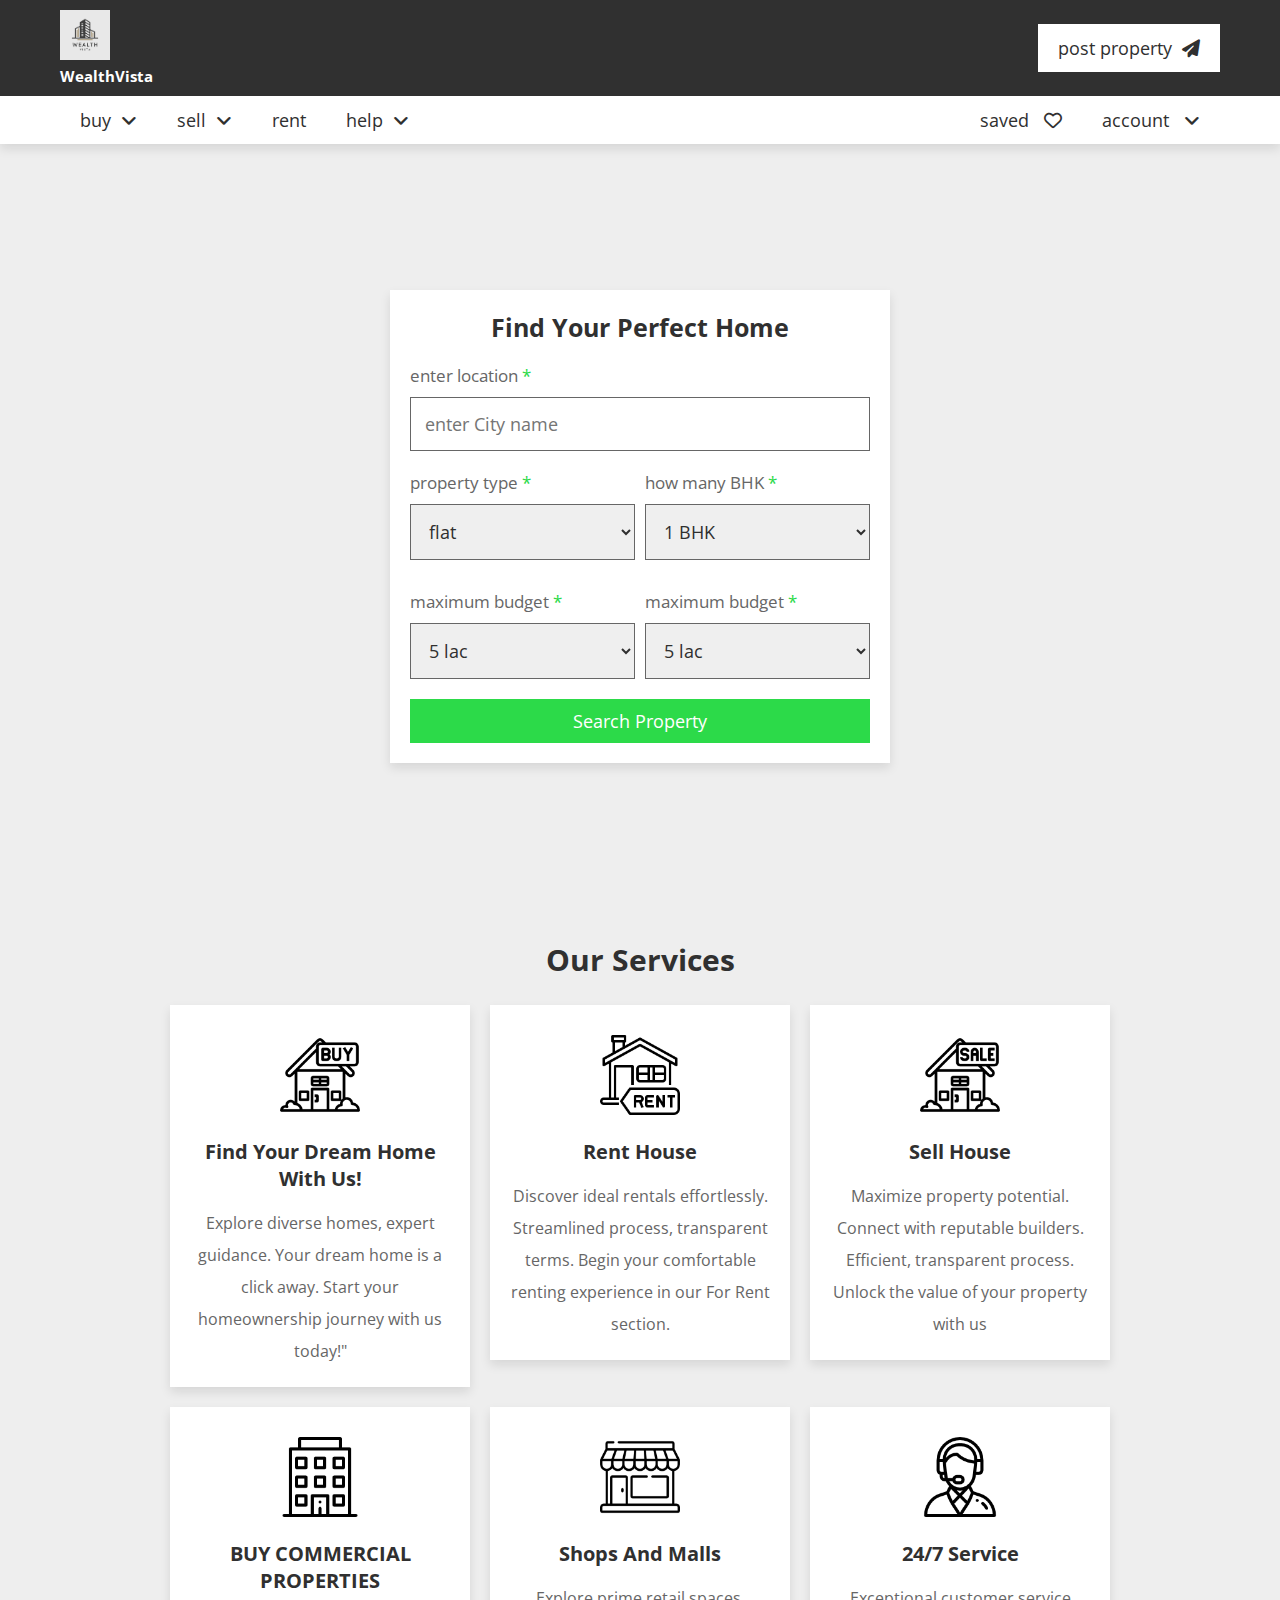
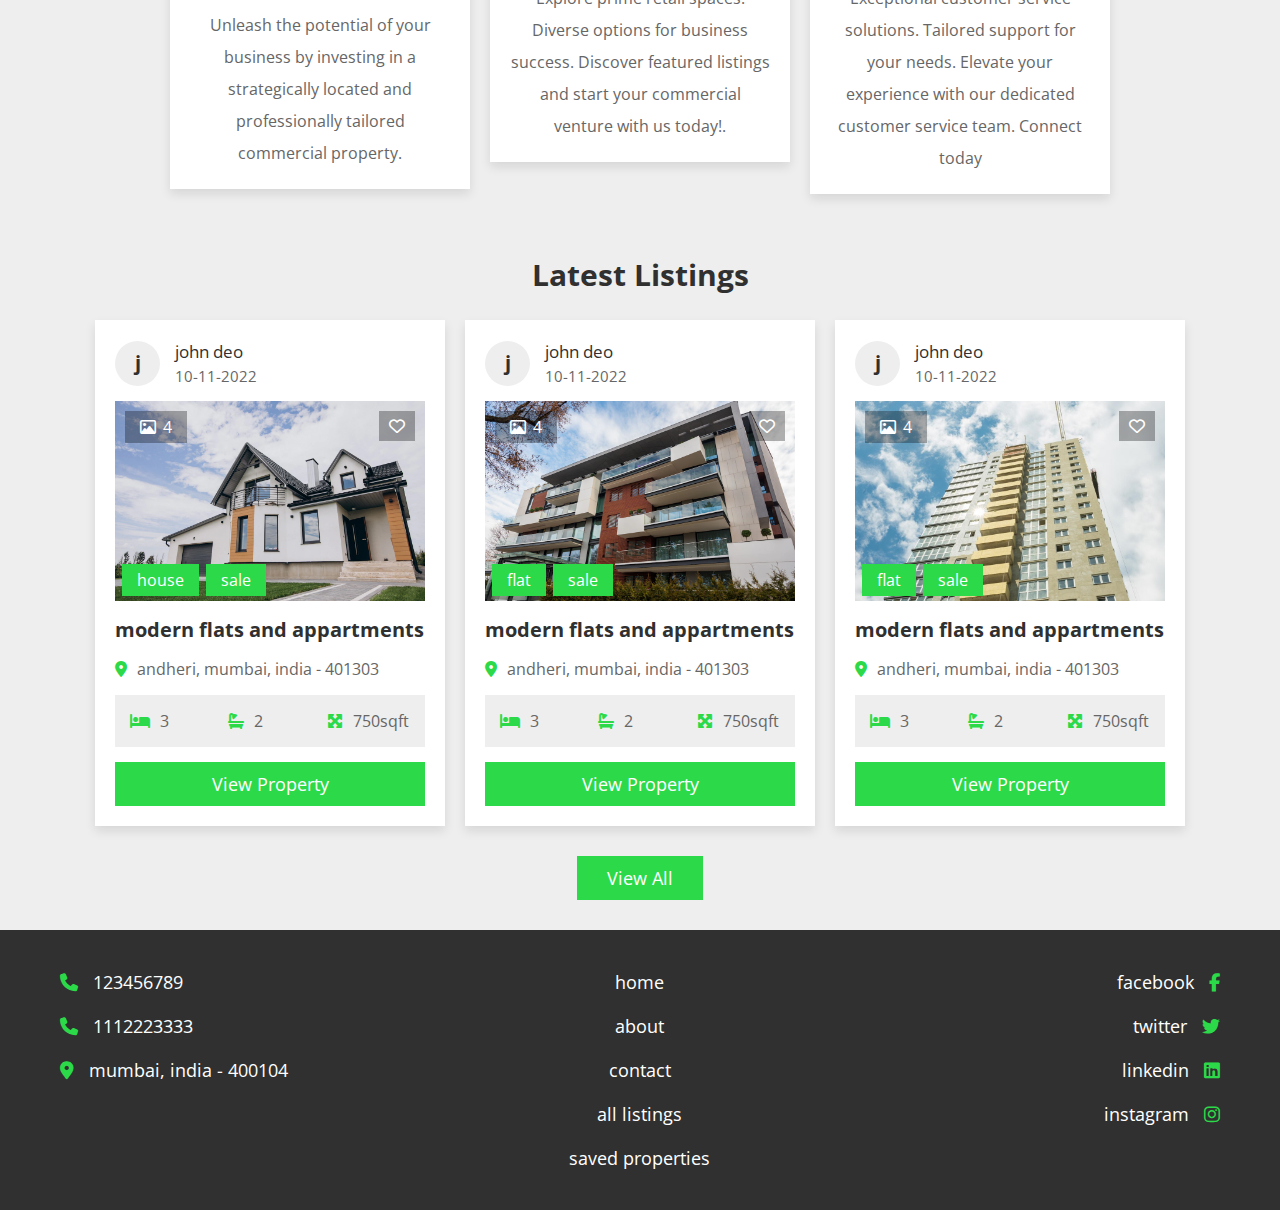
<file: index.html>
<!DOCTYPE html>
<html lang="en">
<head>
   <meta charset="UTF-8">
   <meta http-equiv="X-UA-Compatible" content="IE=edge">
   <meta name="viewport" content="width=device-width, initial-scale=1.0">
   <title>Home</title>

   <!-- font awesome cdn link  -->
   <link rel="stylesheet" href="https://cdnjs.cloudflare.com/ajax/libs/font-awesome/6.2.0/css/all.min.css">

   <!-- custom css file link  -->
   <link rel="stylesheet" href="css/style.css">

</head>
<body>
   
<!-- header section starts  -->

<header class="header">

   <nav class="navbar nav-1">
      <section class="flex">
         <a href="home.html" class="logo"><img src="images/Logoo.png" alt="" style="width: 10%;"><h6>WealthVista</h6></a>

         <ul>
            <li><a href="postproperty.html">post property<i class="fas fa-paper-plane"></i></a></li>
         </ul>
      </section>
   </nav>

   <nav class="navbar nav-2">
      <section class="flex">
         <div id="menu-btn" class="fas fa-bars"></div>

         <div class="menu">
            <ul>
               <li><a href="#">buy<i class="fas fa-angle-down"></i></a>
                  <ul>
                     <li><a href="#">house</a></li>
                     <li><a href="#">flat</a></li>
                     <li><a href="#">shop</a></li>
                     <li><a href="#">ready to move</a></li>
                     <li><a href="#">furnished</a></li>
                  </ul>
               </li>
               <li><a href="#">sell<i class="fas fa-angle-down"></i></a>
                  <ul>
                     <li><a href="postproperty.html">post property</a></li>
                     <li><a href="#">dashboard</a></li>
                  </ul>
               </li>
               <li><a href="#">rent</a>
                  <ul>
                     <li><a href="#">house</a></li>
                     <li><a href="#">flat</a></li>
                     <li><a href="#">shop</a></li>
                  </ul>
               </li>
               <li><a href="#">help<i class="fas fa-angle-down"></i></a>
                  <ul>
                     <li><a href="about.html">about us</a></i></li>
                     <li><a href="contact.html">contact us</a></i></li>
                     <li><a href="contact.html#faq">FAQ</a></i></li>
                  </ul>
               </li>
            </ul>
         </div>

         <ul>
            <li><a href="#">saved <i class="far fa-heart"></i></a></li>
            <li><a href="#">account <i class="fas fa-angle-down"></i></a>
               <ul>
                  <li><a href="login.html">login</a></li>
                  <li><a href="register.html">register</a></li>
               </ul>
            </li>
         </ul>
      </section>
   </nav>

</header>

<!-- header section ends -->

<!-- home section starts  -->

<div class="home">

   <section class="center">

      <form action="search.html" method="post">
         <h3>find your perfect home</h3>
         <div class="box">
            <p>enter location <span>*</span></p>
            <input type="text" name="location" required maxlength="50" placeholder="enter City name" class="input">
         </div>
         <div class="flex">
            <div class="box">
               <p>property type <span>*</span></p>
               <select name="type" class="input" required>
                  <option value="flat">flat</option>
                  <option value="house">house</option>
                  <option value="shop">shop</option>
               </select>
            </div>
            <div class="box">
               <p>how many BHK <span>*</span></p>
               <select name="bhk" class="input" required>
                  <option value="1">1 BHK</option>
                  <option value="2">2 BHK</option>
                  <option value="3">3 BHK</option>
                  <option value="4">4 BHK</option>
                  <option value="5">5 BHK</option>
                  <option value="6">6 BHK</option>
                  <option value="7">7 BHK</option>
                  <option value="8">8 BHK</option>
                  <option value="9">9 BHK</option>
               </select>
            </div>
            <div class="box">
               <p>maximum budget <span>*</span></p>
               <select name="minimum" class="input" required>
                  <option value="5000000">5 lac</option>
                  <option value="1000000">10 lac</option>
                  <option value="2000000">20 lac</option>
                  <option value="3000000">30 lac</option>
                  <option value="4000000">40 lac</option>
                  <option value="4000000">40 lac</option>
                  <option value="5000000">50 lac</option>
                  <option value="6000000">60 lac</option>
                  <option value="7000000">70 lac</option>
                  <option value="8000000">80 lac</option>
                  <option value="9000000">90 lac</option>
                  <option value="10000000">1 Cr</option>
                  <option value="20000000">2 Cr</option>
                  <option value="30000000">3 Cr</option>
                  <option value="40000000">4 Cr</option>
                  <option value="50000000">5 Cr</option>
                  <option value="60000000">6 Cr</option>
                  <option value="70000000">7 Cr</option>
                  <option value="80000000">8 Cr</option>
                  <option value="90000000">9 Cr</option>
                  <option value="100000000">10 Cr</option>
                  <option value="150000000">15 Cr</option>
                  <option value="200000000">20 Cr</option>
               </select>
            </div>
            <div class="box">
               <p>maximum budget <span>*</span></p>
               <select name="maximum" class="input" required>
                  <option value="5000000">5 lac</option>
                  <option value="1000000">10 lac</option>
                  <option value="2000000">20 lac</option>
                  <option value="3000000">30 lac</option>
                  <option value="4000000">40 lac</option>
                  <option value="4000000">40 lac</option>
                  <option value="5000000">50 lac</option>
                  <option value="6000000">60 lac</option>
                  <option value="7000000">70 lac</option>
                  <option value="8000000">80 lac</option>
                  <option value="9000000">90 lac</option>
                  <option value="10000000">1 Cr</option>
                  <option value="20000000">2 Cr</option>
                  <option value="30000000">3 Cr</option>
                  <option value="40000000">4 Cr</option>
                  <option value="50000000">5 Cr</option>
                  <option value="60000000">6 Cr</option>
                  <option value="70000000">7 Cr</option>
                  <option value="80000000">8 Cr</option>
                  <option value="90000000">9 Cr</option>
                  <option value="100000000">10 Cr</option>
                  <option value="150000000">15 Cr</option>
                  <option value="200000000">20 Cr</option>
               </select>
            </div>
         </div>
         <input type="submit" value="search property" name="search" class="btn">
      </form>

   </section>

</div>

<!-- home section ends -->

<!-- services section starts  -->

<section class="services">

   <h1 class="heading">our services</h1>

   <div class="box-container">

      <div class="box">
         <img src="images/icon-1.png" alt="">
         <h3>Find Your Dream Home with Us!</h3>
         <p>Explore diverse homes, expert guidance. Your dream home is a click away. Start your homeownership journey with us today!"

         </p>
      </div>

      <div class="box">
         <img src="images/icon-2.png" alt="">
         <h3>rent house</h3>
         <p>
            Discover ideal rentals effortlessly. Streamlined process, transparent terms. Begin your comfortable renting experience in our For Rent section.
         </p>
      </div>

      <div class="box">
         <img src="images/icon-3.png" alt="">
         <h3>sell house</h3>
         <p>Maximize property potential. Connect with reputable builders. Efficient, transparent process. Unlock the value of your property with us
         </p>
      </div>

      <div class="box">
         <img src="images/icon-4.png" alt="">
         <h3>BUY COMMERCIAL PROPERTIES</h3>
         <p>Unleash the potential of your business by investing in a strategically located and professionally tailored commercial property.
         </p>
      </div>

      <div class="box">
         <img src="images/icon-5.png" alt="">
         <h3>shops and malls</h3>
         <p>Explore prime retail spaces. Diverse options for business success. Discover featured listings and start your commercial venture with us today!.</p>
      </div>

      <div class="box">
         <img src="images/icon-6.png" alt="">
         <h3>24/7 service</h3>
         <p>Exceptional customer service solutions. Tailored support for your needs. Elevate your experience with our dedicated customer service team. Connect today</p>
      </div>

   </div>

</section>

<!-- services section ends -->

<!-- listings section starts  -->

<section class="listings">

   <h1 class="heading">latest listings</h1>

   <div class="box-container">

      <div class="box">
         <div class="admin">
            <h3>j</h3>
            <div>
               <p>john deo</p>
               <span>10-11-2022</span>
            </div>
         </div>
         <div class="thumb">
            <p class="total-images"><i class="far fa-image"></i><span>4</span></p>
            <p class="type"><span>house</span><span>sale</span></p>
            <form action="" method="post" class="save">
               <button type="submit" name="save" class="far fa-heart"></button>
            </form>
            <img src="images/house-img-1.webp" alt="">
         </div>
         <h3 class="name">modern flats and appartments</h3>
         <p class="location"><i class="fas fa-map-marker-alt"></i><span>andheri, mumbai, india - 401303</span></p>
         <div class="flex">
            <p><i class="fas fa-bed"></i><span>3</span></p>
            <p><i class="fas fa-bath"></i><span>2</span></p>
            <p><i class="fas fa-maximize"></i><span>750sqft</span></p>
         </div>
         <a href="view_property.html" class="btn">view property</a>
      </div>

      <div class="box">
         <div class="admin">
            <h3>j</h3>
            <div>
               <p>john deo</p>
               <span>10-11-2022</span>
            </div>
         </div>
         <div class="thumb">
            <p class="total-images"><i class="far fa-image"></i><span>4</span></p>
            <p class="type"><span>flat</span><span>sale</span></p>
            <form action="" method="post" class="save">
               <button type="submit" name="save" class="far fa-heart"></button>
            </form>
            <img src="images/house-img-2.webp" alt="">
         </div>
         <h3 class="name">modern flats and appartments</h3>
         <p class="location"><i class="fas fa-map-marker-alt"></i><span>andheri, mumbai, india - 401303</span></p>
         <div class="flex">
            <p><i class="fas fa-bed"></i><span>3</span></p>
            <p><i class="fas fa-bath"></i><span>2</span></p>
            <p><i class="fas fa-maximize"></i><span>750sqft</span></p>
         </div>
         <a href="view_property.html" class="btn">view property</a>
      </div>

      <div class="box">
         <div class="admin">
            <h3>j</h3>
            <div>
               <p>john deo</p>
               <span>10-11-2022</span>
            </div>
         </div>
         <div class="thumb">
            <p class="total-images"><i class="far fa-image"></i><span>4</span></p>
            <p class="type"><span>flat</span><span>sale</span></p>
            <form action="" method="post" class="save">
               <button type="submit" name="save" class="far fa-heart"></button>
            </form>
            <img src="images/house-img-3.jpg" alt="">
         </div>
         <h3 class="name">modern flats and appartments</h3>
         <p class="location"><i class="fas fa-map-marker-alt"></i><span>andheri, mumbai, india - 401303</span></p>
         <div class="flex">
            <p><i class="fas fa-bed"></i><span>3</span></p>
            <p><i class="fas fa-bath"></i><span>2</span></p>
            <p><i class="fas fa-maximize"></i><span>750sqft</span></p>
         </div>
         <a href="view_property.html" class="btn">view property</a>
      </div>

   </div>

   <div style="margin-top: 2rem; text-align:center;">
      <a href="listings.html" class="inline-btn">view all</a>
   </div>

</section>

<!-- listings section ends -->










<!-- footer section starts  -->

<footer class="footer">

   <section class="flex">

      <div class="box">
         <a href="tel:1234567890"><i class="fas fa-phone"></i><span>123456789</span></a>
         <a href="tel:1112223333"><i class="fas fa-phone"></i><span>1112223333</span></a>
         <a href="#"><i class="fas fa-map-marker-alt"></i><span>mumbai, india - 400104</span></a>
      </div>

      <div class="box">
         <a href="home.html"><span>home</span></a>
         <a href="about.html"><span>about</span></a>
         <a href="contact.html"><span>contact</span></a>
         <a href="listings.html"><span>all listings</span></a>
         <a href="#"><span>saved properties</span></a>
      </div>

      <div class="box">
         <a href="#"><span>facebook</span><i class="fab fa-facebook-f"></i></a>
         <a href="#"><span>twitter</span><i class="fab fa-twitter"></i></a>
         <a href="#"><span>linkedin</span><i class="fab fa-linkedin"></i></a>
         <a href="#"><span>instagram</span><i class="fab fa-instagram"></i></a>

      </div>

   </section>

</footer>

<!-- footer section ends -->


<!-- custom js file link  -->
<script src="js/script.js"></script>

</body>
</html>
</file>
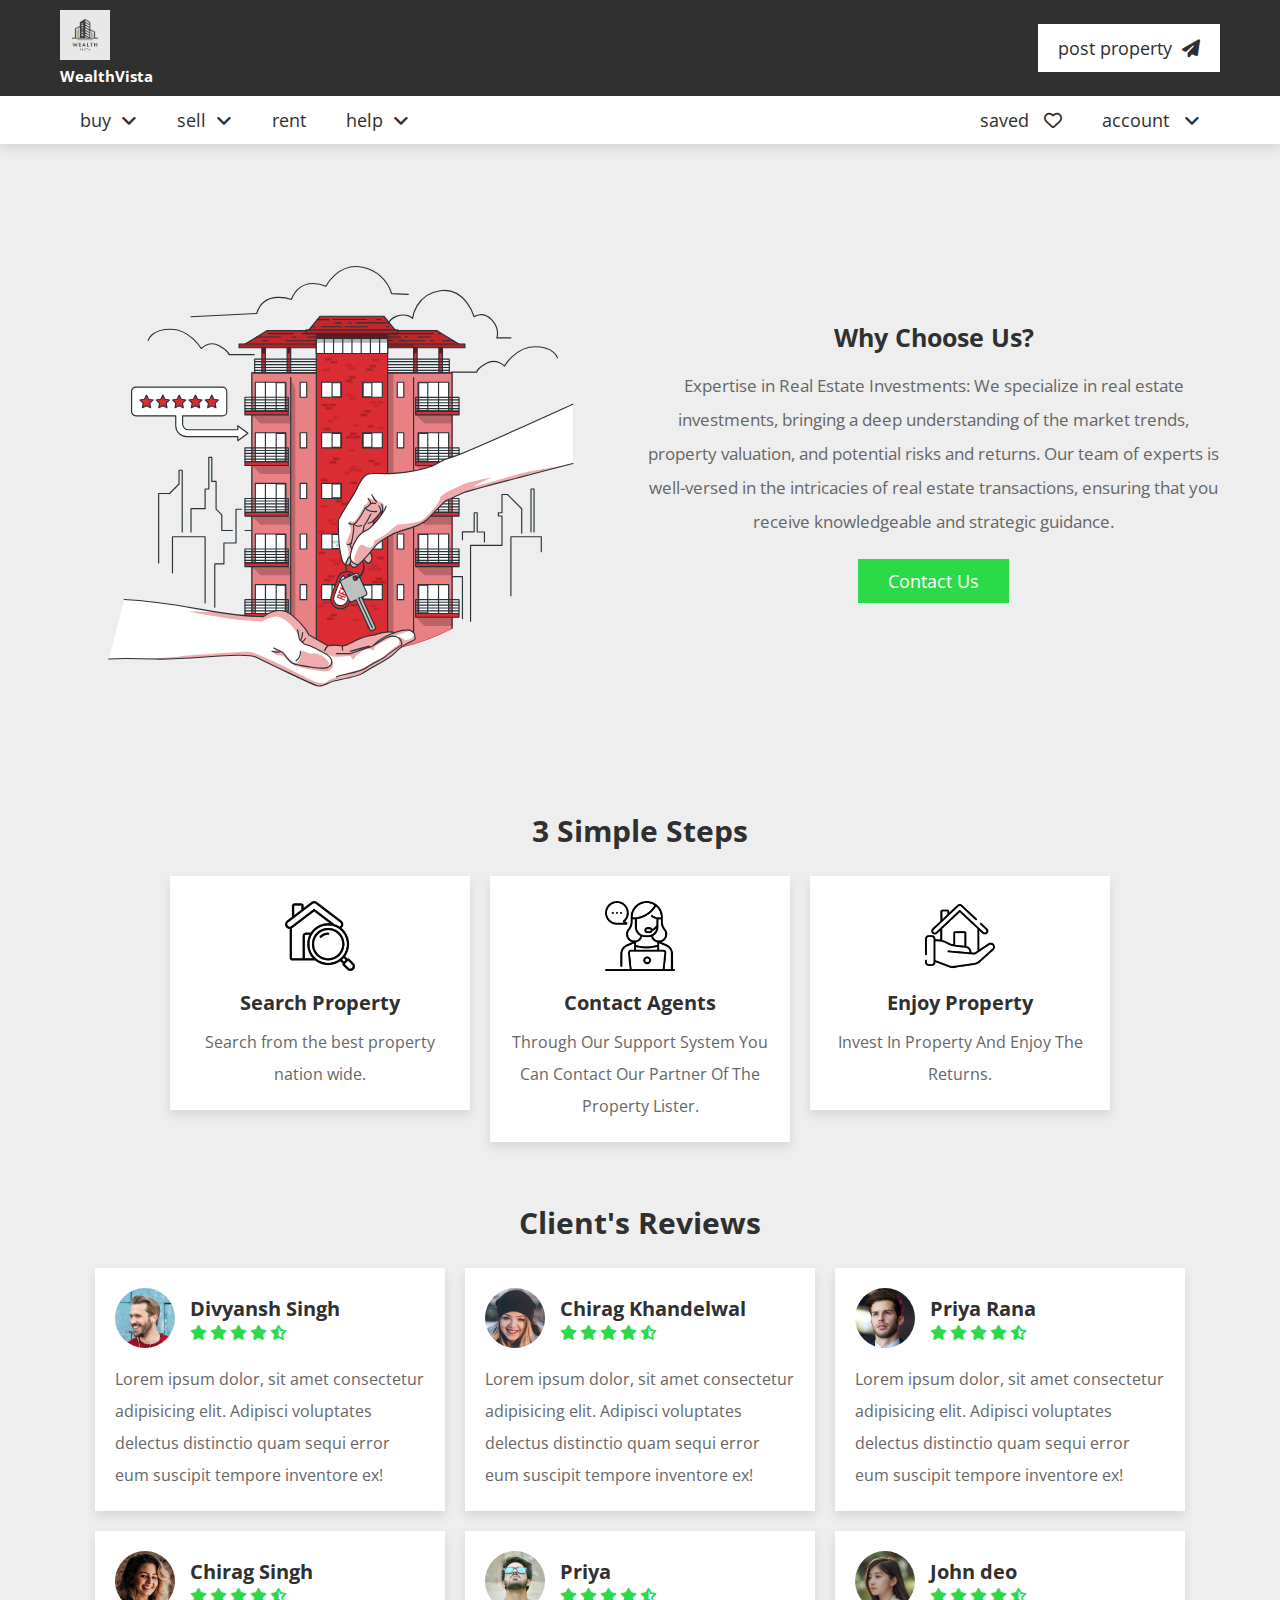
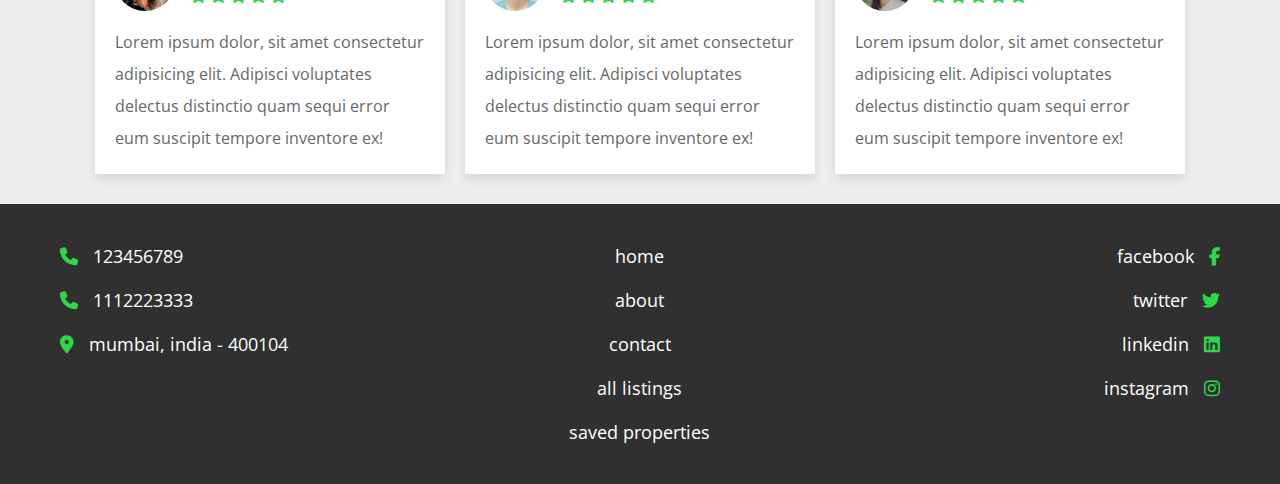
<file: about.html>
<!DOCTYPE html>
<html lang="en">
<head>
   <meta charset="UTF-8">
   <meta http-equiv="X-UA-Compatible" content="IE=edge">
   <meta name="viewport" content="width=device-width, initial-scale=1.0">
   <title>About Us</title>

   <!-- font awesome cdn link  -->
   <link rel="stylesheet" href="https://cdnjs.cloudflare.com/ajax/libs/font-awesome/6.2.0/css/all.min.css">

   <!-- custom css file link  -->
   <link rel="stylesheet" href="css/style.css">

</head>
<body>
   
<!-- header section starts  -->

<header class="header">

   <nav class="navbar nav-1">
      <section class="flex">
         <a href="home.html" class="logo"><img src="images/Logoo.png" alt="" style="width: 10%;"><h6>WealthVista</h6></a>

         <ul>
            <li><a href="postproperty.html">post property<i class="fas fa-paper-plane"></i></a></li>
         </ul>
      </section>
   </nav>

   <nav class="navbar nav-2">
      <section class="flex">
         <div id="menu-btn" class="fas fa-bars"></div>

         <div class="menu">
            <ul>
               <li><a href="#">buy<i class="fas fa-angle-down"></i></a>
                  <ul>
                     <li><a href="#">house</a></li>
                     <li><a href="#">flat</a></li>
                     <li><a href="#">shop</a></li>
                     <li><a href="#">ready to move</a></li>
                     <li><a href="#">furnished</a></li>
                  </ul>
               </li>
               <li><a href="#">sell<i class="fas fa-angle-down"></i></a>
                  <ul>
                     <li><a href="postproperty.html">post property</a></li>
                     <li><a href="#">dashboard</a></li>
                  </ul>
               </li>
               <li><a href="#">rent</a>
                  <ul>
                     <li><a href="#">house</a></li>
                     <li><a href="#">flat</a></li>
                     <li><a href="#">shop</a></li>
                  </ul>
               </li>
               <li><a href="#">help<i class="fas fa-angle-down"></i></a>
                  <ul>
                     <li><a href="about.html">about us</a></i></li>
                     <li><a href="contact.html">contact us</a></i></li>
                     <li><a href="contact.html#faq">FAQ</a></i></li>
                  </ul>
               </li>
            </ul>
         </div>

         <ul>
            <li><a href="#">saved <i class="far fa-heart"></i></a></li>
            <li><a href="#">account <i class="fas fa-angle-down"></i></a>
               <ul>
                  <li><a href="login.html">login</a></li>
                  <li><a href="register.html">register</a></li>
               </ul>
            </li>
         </ul>
      </section>
   </nav>

</header>

<!-- header section ends -->

<!-- about section starts  -->

<section class="about">

   <div class="row">
      <div class="image">
         <img src="images/about-img.svg" alt="">
      </div>
      <div class="content">
         <h3>why choose us?</h3>
         <p>Expertise in Real Estate Investments:
            We specialize in real estate investments, bringing a deep understanding of the market trends, property valuation, and potential risks and returns. Our team of experts is well-versed in the intricacies of real estate transactions, ensuring that you receive knowledgeable and strategic guidance.</p>
         <a href="contact.html" class="inline-btn">contact us</a>
      </div>
   </div>

</section>

<!-- about section ends -->

<!-- steps section starts  -->

<section class="steps">

   <h1 class="heading">3 simple steps</h1>

   <div class="box-container">

      <div class="box">
         <img src="images/step-1.png" alt="">
         <h3>search property</h3>
         <p>Search from the best property nation wide.</p>
      </div>

      <div class="box">
         <img src="images/step-2.png" alt="">
         <h3>contact agents</h3>
         <p>Through Our Support System You Can Contact Our Partner Of The Property Lister.</p>
      </div>

      <div class="box">
         <img src="images/step-3.png" alt="">
         <h3>enjoy property</h3>
         <p>Invest In Property And Enjoy The Returns.</p>
      </div>

   </div>

</section>

<!-- steps section ends -->

<!-- review section starts  -->

<section class="reviews">

   <h1 class="heading">client's reviews</h1>

   <div class="box-container">

      <div class="box">
         <div class="user">
            <img src="images/pic-1.png" alt="">
            <div>
               <h3>Divyansh Singh</h3>
               <div class="stars">
                  <i class="fas fa-star"></i>
                  <i class="fas fa-star"></i>
                  <i class="fas fa-star"></i>
                  <i class="fas fa-star"></i>
                  <i class="fas fa-star-half-alt"></i>
               </div>
            </div>
         </div>
         <p>Lorem ipsum dolor, sit amet consectetur adipisicing elit. Adipisci voluptates delectus distinctio quam sequi error eum suscipit tempore inventore ex!</p>
      </div>

      <div class="box">
         <div class="user">
            <img src="images/pic-2.png" alt="">
            <div>
               <h3>Chirag Khandelwal</h3>
               <div class="stars">
                  <i class="fas fa-star"></i>
                  <i class="fas fa-star"></i>
                  <i class="fas fa-star"></i>
                  <i class="fas fa-star"></i>
                  <i class="fas fa-star-half-alt"></i>
               </div>
            </div>
         </div>
         <p>Lorem ipsum dolor, sit amet consectetur adipisicing elit. Adipisci voluptates delectus distinctio quam sequi error eum suscipit tempore inventore ex!</p>
      </div>

      <div class="box">
         <div class="user">
            <img src="images/pic-3.png" alt="">
            <div>
               <h3>Priya Rana</h3>
               <div class="stars">
                  <i class="fas fa-star"></i>
                  <i class="fas fa-star"></i>
                  <i class="fas fa-star"></i>
                  <i class="fas fa-star"></i>
                  <i class="fas fa-star-half-alt"></i>
               </div>
            </div>
         </div>
         <p>Lorem ipsum dolor, sit amet consectetur adipisicing elit. Adipisci voluptates delectus distinctio quam sequi error eum suscipit tempore inventore ex!</p>
      </div>

      <div class="box">
         <div class="user">
            <img src="images/pic-4.png" alt="">
            <div>
               <h3>Chirag Singh</h3>
               <div class="stars">
                  <i class="fas fa-star"></i>
                  <i class="fas fa-star"></i>
                  <i class="fas fa-star"></i>
                  <i class="fas fa-star"></i>
                  <i class="fas fa-star-half-alt"></i>
               </div>
            </div>
         </div>
         <p>Lorem ipsum dolor, sit amet consectetur adipisicing elit. Adipisci voluptates delectus distinctio quam sequi error eum suscipit tempore inventore ex!</p>
      </div>

      <div class="box">
         <div class="user">
            <img src="images/pic-5.png" alt="">
            <div>
               <h3>Priya</h3>
               <div class="stars">
                  <i class="fas fa-star"></i>
                  <i class="fas fa-star"></i>
                  <i class="fas fa-star"></i>
                  <i class="fas fa-star"></i>
                  <i class="fas fa-star-half-alt"></i>
               </div>
            </div>
         </div>
         <p>Lorem ipsum dolor, sit amet consectetur adipisicing elit. Adipisci voluptates delectus distinctio quam sequi error eum suscipit tempore inventore ex!</p>
      </div>

      <div class="box">
         <div class="user">
            <img src="images/pic-6.png" alt="">
            <div>
               <h3>John deo</h3>
               <div class="stars">
                  <i class="fas fa-star"></i>
                  <i class="fas fa-star"></i>
                  <i class="fas fa-star"></i>
                  <i class="fas fa-star"></i>
                  <i class="fas fa-star-half-alt"></i>
               </div>
            </div>
         </div>
         <p>Lorem ipsum dolor, sit amet consectetur adipisicing elit. Adipisci voluptates delectus distinctio quam sequi error eum suscipit tempore inventore ex!</p>
      </div>

   </div>

</section>

<!-- review section ends -->










<!-- footer section starts  -->

<footer class="footer">

   <section class="flex">

      <div class="box">
         <a href="tel:1234567890"><i class="fas fa-phone"></i><span>123456789</span></a>
         <a href="tel:1112223333"><i class="fas fa-phone"></i><span>1112223333</span></a>
         <a href="#"><i class="fas fa-map-marker-alt"></i><span>mumbai, india - 400104</span></a>
      </div>

      <div class="box">
         <a href="home.html"><span>home</span></a>
         <a href="about.html"><span>about</span></a>
         <a href="contact.html"><span>contact</span></a>
         <a href="listings.html"><span>all listings</span></a>
         <a href="#"><span>saved properties</span></a>
      </div>

      <div class="box">
         <a href="#"><span>facebook</span><i class="fab fa-facebook-f"></i></a>
         <a href="#"><span>twitter</span><i class="fab fa-twitter"></i></a>
         <a href="#"><span>linkedin</span><i class="fab fa-linkedin"></i></a>
         <a href="#"><span>instagram</span><i class="fab fa-instagram"></i></a>

      </div>

   </section>

</footer>

<!-- footer section ends -->


<!-- custom js file link  -->
<script src="js/script.js"></script>

</body>
</html>
</file>
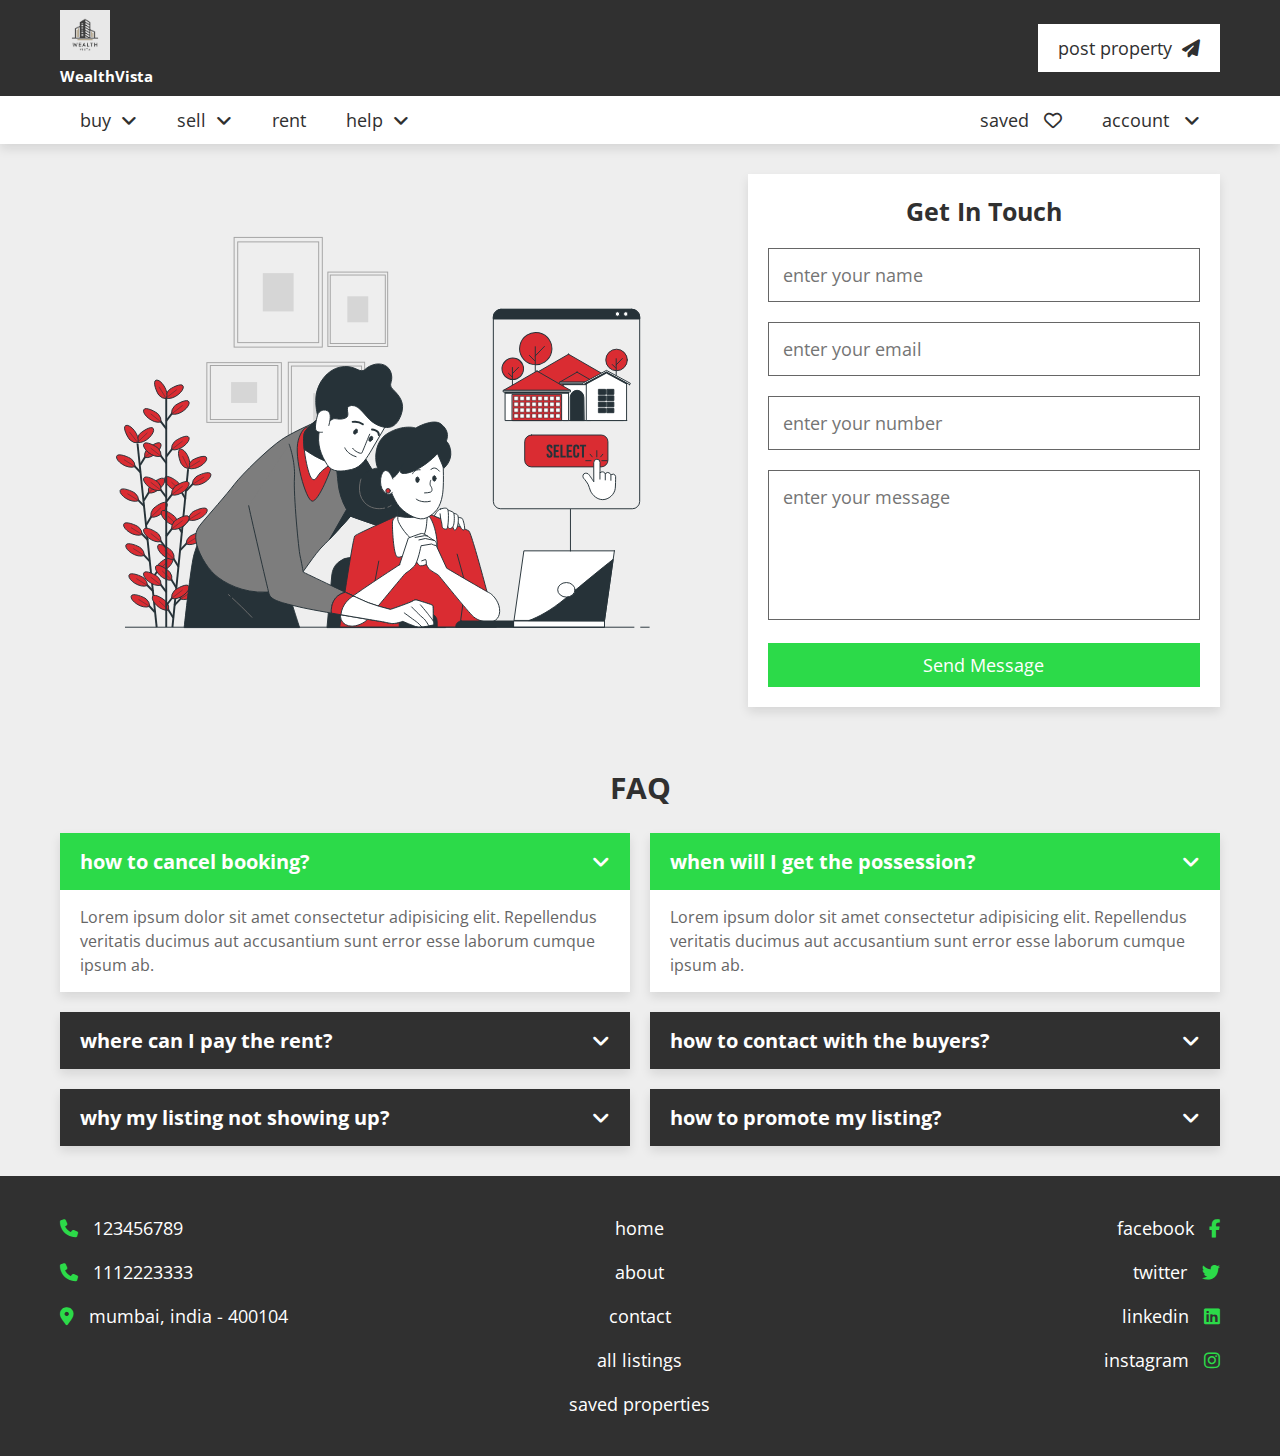
<file: contact.html>
<!DOCTYPE html>
<html lang="en">
<head>
   <meta charset="UTF-8">
   <meta http-equiv="X-UA-Compatible" content="IE=edge">
   <meta name="viewport" content="width=device-width, initial-scale=1.0">
   <title>Contact Us</title>

   <!-- font awesome cdn link  -->
   <link rel="stylesheet" href="https://cdnjs.cloudflare.com/ajax/libs/font-awesome/6.2.0/css/all.min.css">

   <!-- custom css file link  -->
   <link rel="stylesheet" href="css/style.css">

</head>
<body>
   
<!-- header section starts  -->

<header class="header">

   <nav class="navbar nav-1">
      <section class="flex">
         <a href="home.html" class="logo"><img src="images/Logoo.png" alt="" style="width: 10%;"><h6>WealthVista</h6></a>

         <ul>
            <li><a href="postproperty.html">post property<i class="fas fa-paper-plane"></i></a></li>
         </ul>
      </section>
   </nav>

   <nav class="navbar nav-2">
      <section class="flex">
         <div id="menu-btn" class="fas fa-bars"></div>

         <div class="menu">
            <ul>
               <li><a href="#">buy<i class="fas fa-angle-down"></i></a>
                  <ul>
                     <li><a href="#">house</a></li>
                     <li><a href="#">flat</a></li>
                     <li><a href="#">shop</a></li>
                     <li><a href="#">ready to move</a></li>
                     <li><a href="#">furnished</a></li>
                  </ul>
               </li>
               <li><a href="#">sell<i class="fas fa-angle-down"></i></a>
                  <ul>
                     <li><a href="postproperty.html">post property</a></li>
                     <li><a href="#">dashboard</a></li>
                  </ul>
               </li>
               <li><a href="#">rent</a>
                  <ul>
                     <li><a href="#">house</a></li>
                     <li><a href="#">flat</a></li>
                     <li><a href="#">shop</a></li>
                  </ul>
               </li>
               <li><a href="#">help<i class="fas fa-angle-down"></i></a>
                  <ul>
                     <li><a href="about.html">about us</a></i></li>
                     <li><a href="contact.html">contact us</a></i></li>
                     <li><a href="contact.html#faq">FAQ</a></i></li>
                  </ul>
               </li>
            </ul>
         </div>

         <ul>
            <li><a href="#">saved <i class="far fa-heart"></i></a></li>
            <li><a href="#">account <i class="fas fa-angle-down"></i></a>
               <ul>
                  <li><a href="login.html">login</a></li>
                  <li><a href="register.html">register</a></li>
               </ul>
            </li>
         </ul>
      </section>
   </nav>

</header>

<!-- header section ends -->

<!-- contact section starts  -->

<section class="contact">

   <div class="row">
      <div class="image">
         <img src="images/contact-img.svg" alt="">
      </div>
      <form action="" method="post">
         <h3>get in touch</h3>
         <input type="text" name="name" required maxlength="50" placeholder="enter your name" class="box">
         <input type="email" name="email" required maxlength="50" placeholder="enter your email" class="box">
         <input type="number" name="number" required maxlength="10" max="9999999999" min="0" placeholder="enter your number" class="box">
         <textarea name="message" placeholder="enter your message" required maxlength="1000" cols="30" rows="10" class="box"></textarea>
         <input type="submit" value="send message" name="send" class="btn">
      </form>
   </div>

</section>

<!-- contact section ends -->

<!-- faq section starts  -->

<section class="faq" id="faq">

   <h1 class="heading">FAQ</h1>

   <div class="box-container">

      <div class="box active">
         <h3><span>how to cancel booking?</span><i class="fas fa-angle-down"></i></h3>
         <p>Lorem ipsum dolor sit amet consectetur adipisicing elit. Repellendus veritatis ducimus aut accusantium sunt error esse laborum cumque ipsum ab.</p>
      </div>

      <div class="box active">
         <h3><span>when will I get the possession?</span><i class="fas fa-angle-down"></i></h3>
         <p>Lorem ipsum dolor sit amet consectetur adipisicing elit. Repellendus veritatis ducimus aut accusantium sunt error esse laborum cumque ipsum ab.</p>
      </div>

      <div class="box">
         <h3><span>where can I pay the rent?</span><i class="fas fa-angle-down"></i></h3>
         <p>Lorem ipsum dolor sit amet consectetur adipisicing elit. Repellendus veritatis ducimus aut accusantium sunt error esse laborum cumque ipsum ab.</p>
      </div>

      <div class="box">
         <h3><span>how to contact with the buyers?</span><i class="fas fa-angle-down"></i></h3>
         <p>Lorem ipsum dolor sit amet consectetur adipisicing elit. Repellendus veritatis ducimus aut accusantium sunt error esse laborum cumque ipsum ab.</p>
      </div>

      <div class="box">
         <h3><span>why my listing not showing up?</span><i class="fas fa-angle-down"></i></h3>
         <p>Lorem ipsum dolor sit amet consectetur adipisicing elit. Repellendus veritatis ducimus aut accusantium sunt error esse laborum cumque ipsum ab.</p>
      </div>

      <div class="box">
         <h3><span>how to promote my listing?</span><i class="fas fa-angle-down"></i></h3>
         <p>Lorem ipsum dolor sit amet consectetur adipisicing elit. Repellendus veritatis ducimus aut accusantium sunt error esse laborum cumque ipsum ab.</p>
      </div>

   </div>

</section>

<!-- faq section ends -->










<!-- footer section starts  -->

<footer class="footer">

   <section class="flex">

      <div class="box">
         <a href="tel:1234567890"><i class="fas fa-phone"></i><span>123456789</span></a>
         <a href="tel:1112223333"><i class="fas fa-phone"></i><span>1112223333</span></a>
         <a href="#"><i class="fas fa-map-marker-alt"></i><span>mumbai, india - 400104</span></a>
      </div>

      <div class="box">
         <a href="home.html"><span>home</span></a>
         <a href="about.html"><span>about</span></a>
         <a href="contact.html"><span>contact</span></a>
         <a href="listings.html"><span>all listings</span></a>
         <a href="#"><span>saved properties</span></a>
      </div>

      <div class="box">
         <a href="#"><span>facebook</span><i class="fab fa-facebook-f"></i></a>
         <a href="#"><span>twitter</span><i class="fab fa-twitter"></i></a>
         <a href="#"><span>linkedin</span><i class="fab fa-linkedin"></i></a>
         <a href="#"><span>instagram</span><i class="fab fa-instagram"></i></a>

      </div>

   </section>


</footer>

<!-- footer section ends -->


<!-- custom js file link  -->
<script src="js/script.js"></script>

</body>
</html>
</file>
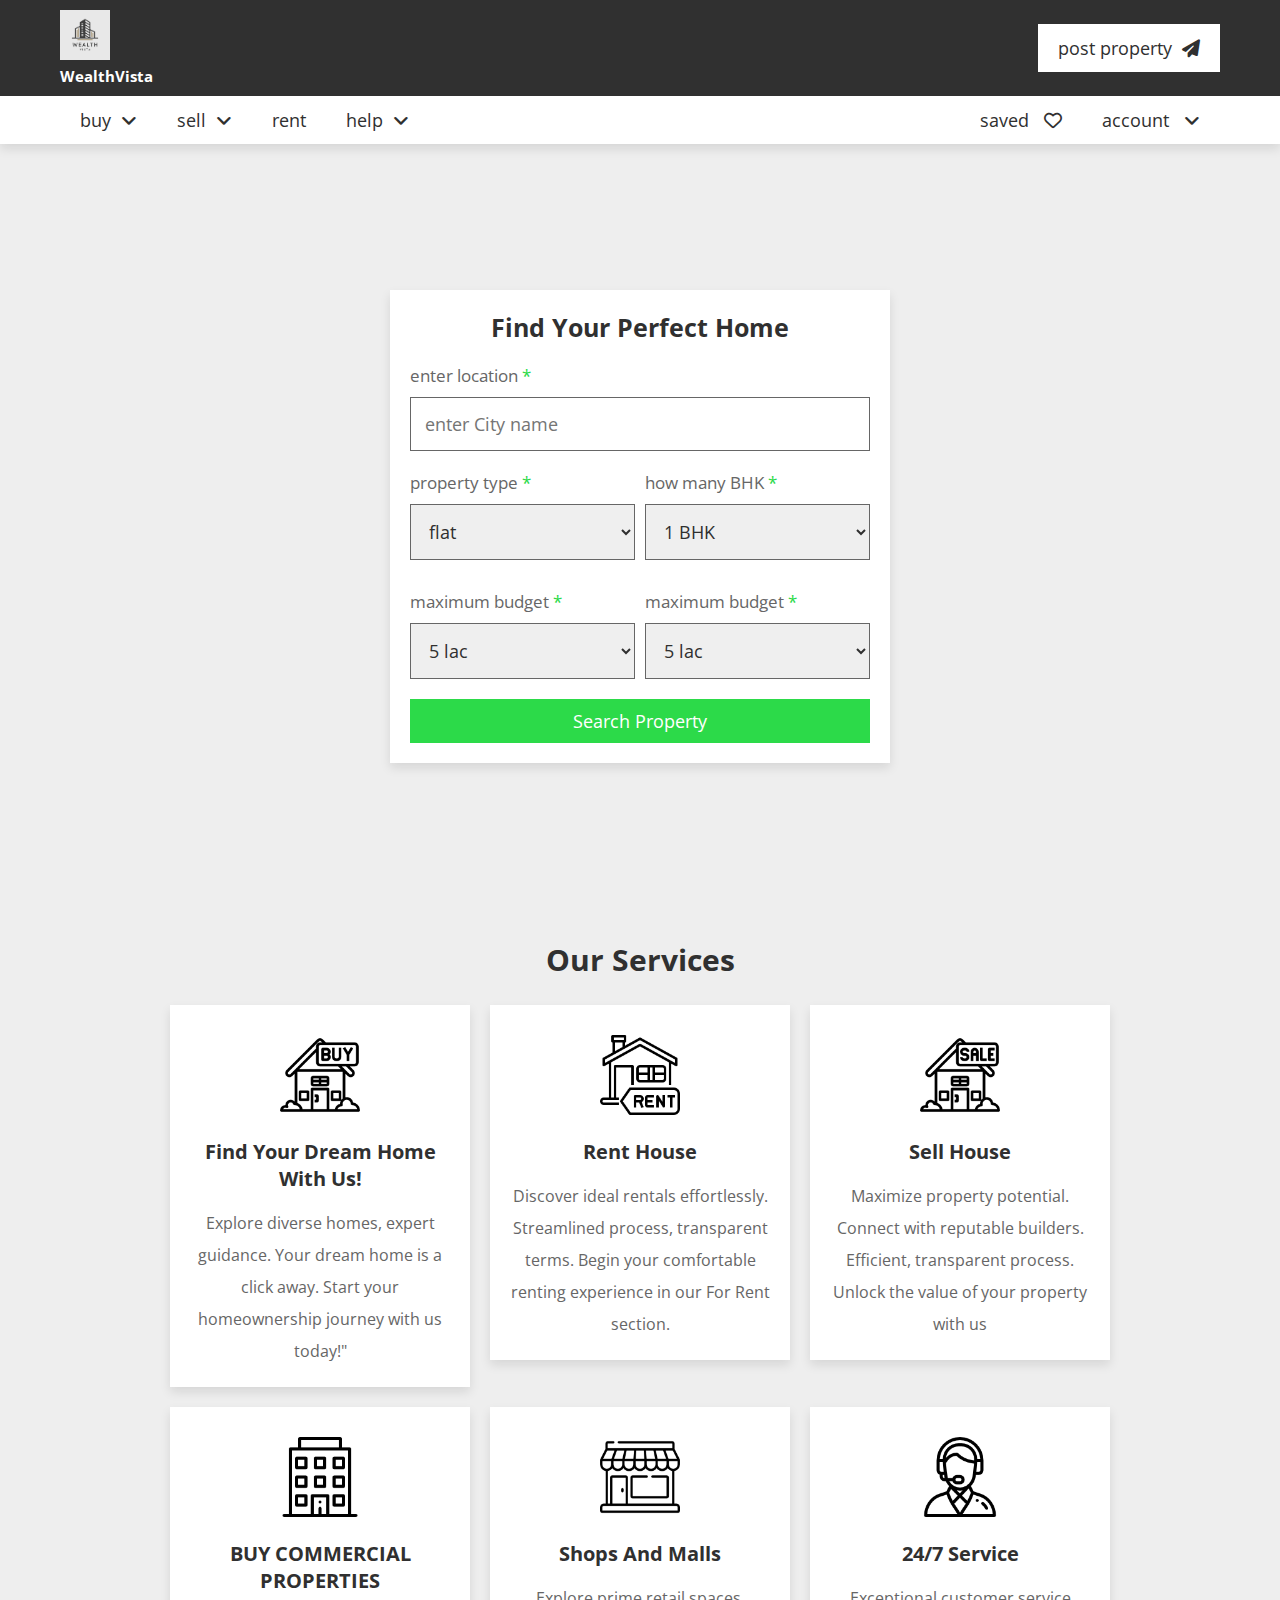
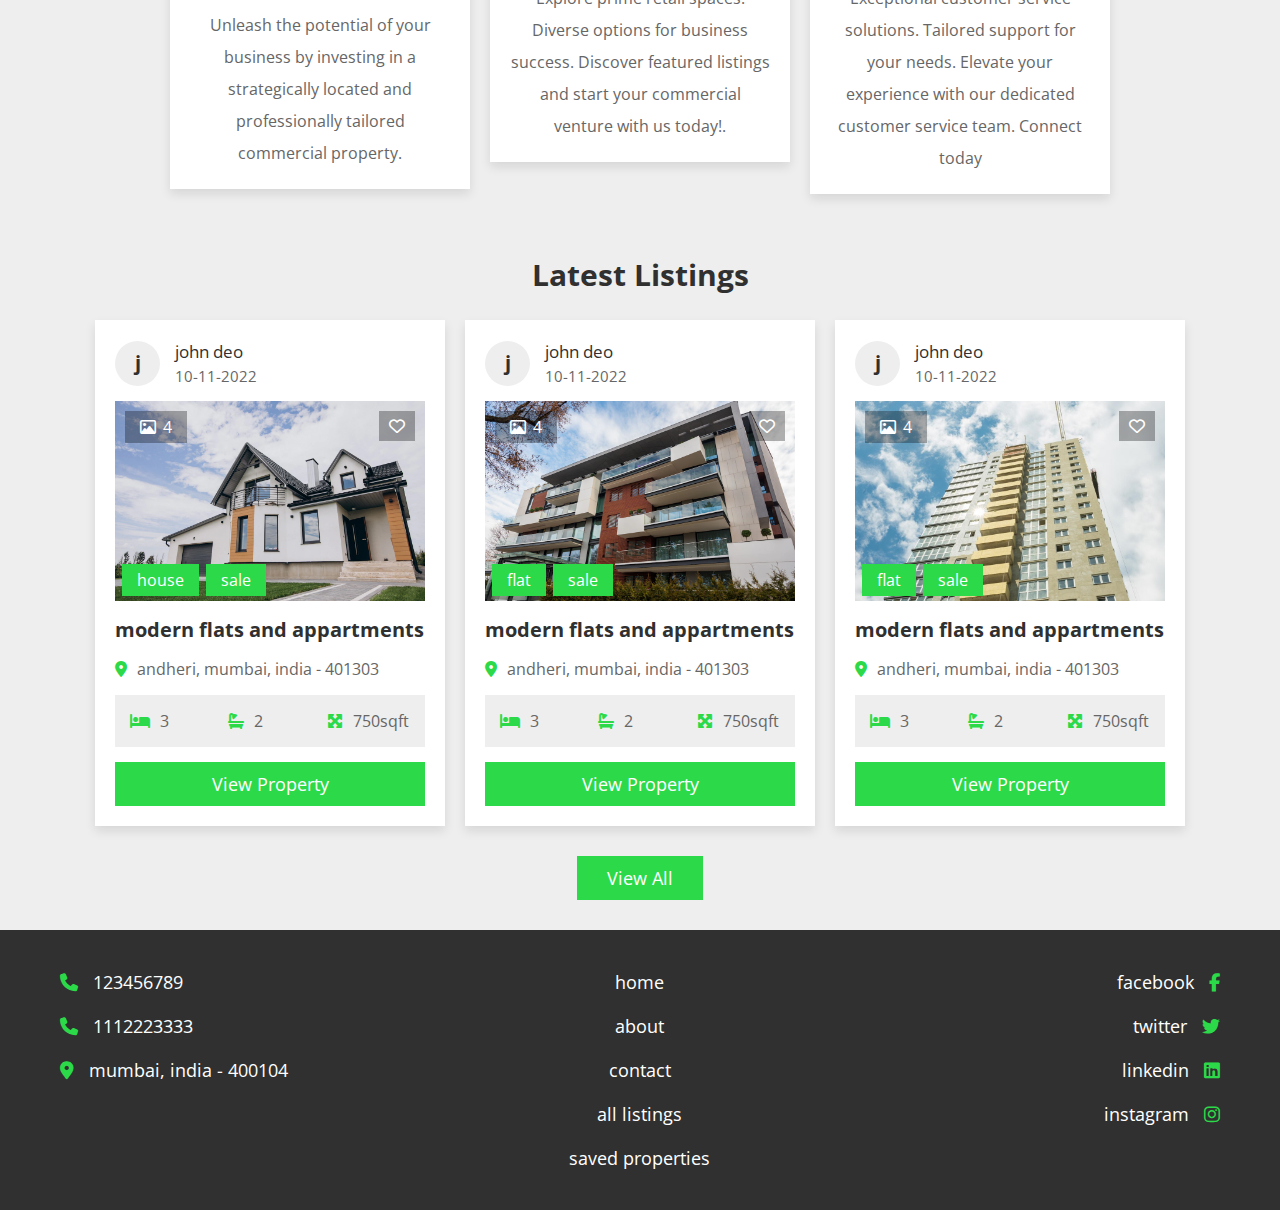
<file: home.html>
<!DOCTYPE html>
<html lang="en">
<head>
   <meta charset="UTF-8">
   <meta http-equiv="X-UA-Compatible" content="IE=edge">
   <meta name="viewport" content="width=device-width, initial-scale=1.0">
   <title>Home</title>

   <!-- font awesome cdn link  -->
   <link rel="stylesheet" href="https://cdnjs.cloudflare.com/ajax/libs/font-awesome/6.2.0/css/all.min.css">

   <!-- custom css file link  -->
   <link rel="stylesheet" href="css/style.css">

</head>
<body>
   
<!-- header section starts  -->

<header class="header">

   <nav class="navbar nav-1">
      <section class="flex">
         <a href="home.html" class="logo"><img src="images/Logoo.png" alt="" style="width: 10%;"><h6>WealthVista</h6></a>

         <ul>
            <li><a href="postproperty.html">post property<i class="fas fa-paper-plane"></i></a></li>
         </ul>
      </section>
   </nav>

   <nav class="navbar nav-2">
      <section class="flex">
         <div id="menu-btn" class="fas fa-bars"></div>

         <div class="menu">
            <ul>
               <li><a href="#">buy<i class="fas fa-angle-down"></i></a>
                  <ul>
                     <li><a href="#">house</a></li>
                     <li><a href="#">flat</a></li>
                     <li><a href="#">shop</a></li>
                     <li><a href="#">ready to move</a></li>
                     <li><a href="#">furnished</a></li>
                  </ul>
               </li>
               <li><a href="#">sell<i class="fas fa-angle-down"></i></a>
                  <ul>
                     <li><a href="postproperty.html">post property</a></li>
                     <li><a href="#">dashboard</a></li>
                  </ul>
               </li>
               <li><a href="#">rent</a>
                  <ul>
                     <li><a href="#">house</a></li>
                     <li><a href="#">flat</a></li>
                     <li><a href="#">shop</a></li>
                  </ul>
               </li>
               <li><a href="#">help<i class="fas fa-angle-down"></i></a>
                  <ul>
                     <li><a href="about.html">about us</a></i></li>
                     <li><a href="contact.html">contact us</a></i></li>
                     <li><a href="contact.html#faq">FAQ</a></i></li>
                  </ul>
               </li>
            </ul>
         </div>

         <ul>
            <li><a href="#">saved <i class="far fa-heart"></i></a></li>
            <li><a href="#">account <i class="fas fa-angle-down"></i></a>
               <ul>
                  <li><a href="login.html">login</a></li>
                  <li><a href="register.html">register</a></li>
               </ul>
            </li>
         </ul>
      </section>
   </nav>

</header>

<!-- header section ends -->

<!-- home section starts  -->

<div class="home">

   <section class="center">

      <form action="search.html" method="post">
         <h3>find your perfect home</h3>
         <div class="box">
            <p>enter location <span>*</span></p>
            <input type="text" name="location" required maxlength="50" placeholder="enter City name" class="input">
         </div>
         <div class="flex">
            <div class="box">
               <p>property type <span>*</span></p>
               <select name="type" class="input" required>
                  <option value="flat">flat</option>
                  <option value="house">house</option>
                  <option value="shop">shop</option>
               </select>
            </div>
            <div class="box">
               <p>how many BHK <span>*</span></p>
               <select name="bhk" class="input" required>
                  <option value="1">1 BHK</option>
                  <option value="2">2 BHK</option>
                  <option value="3">3 BHK</option>
                  <option value="4">4 BHK</option>
                  <option value="5">5 BHK</option>
                  <option value="6">6 BHK</option>
                  <option value="7">7 BHK</option>
                  <option value="8">8 BHK</option>
                  <option value="9">9 BHK</option>
               </select>
            </div>
            <div class="box">
               <p>maximum budget <span>*</span></p>
               <select name="minimum" class="input" required>
                  <option value="5000000">5 lac</option>
                  <option value="1000000">10 lac</option>
                  <option value="2000000">20 lac</option>
                  <option value="3000000">30 lac</option>
                  <option value="4000000">40 lac</option>
                  <option value="4000000">40 lac</option>
                  <option value="5000000">50 lac</option>
                  <option value="6000000">60 lac</option>
                  <option value="7000000">70 lac</option>
                  <option value="8000000">80 lac</option>
                  <option value="9000000">90 lac</option>
                  <option value="10000000">1 Cr</option>
                  <option value="20000000">2 Cr</option>
                  <option value="30000000">3 Cr</option>
                  <option value="40000000">4 Cr</option>
                  <option value="50000000">5 Cr</option>
                  <option value="60000000">6 Cr</option>
                  <option value="70000000">7 Cr</option>
                  <option value="80000000">8 Cr</option>
                  <option value="90000000">9 Cr</option>
                  <option value="100000000">10 Cr</option>
                  <option value="150000000">15 Cr</option>
                  <option value="200000000">20 Cr</option>
               </select>
            </div>
            <div class="box">
               <p>maximum budget <span>*</span></p>
               <select name="maximum" class="input" required>
                  <option value="5000000">5 lac</option>
                  <option value="1000000">10 lac</option>
                  <option value="2000000">20 lac</option>
                  <option value="3000000">30 lac</option>
                  <option value="4000000">40 lac</option>
                  <option value="4000000">40 lac</option>
                  <option value="5000000">50 lac</option>
                  <option value="6000000">60 lac</option>
                  <option value="7000000">70 lac</option>
                  <option value="8000000">80 lac</option>
                  <option value="9000000">90 lac</option>
                  <option value="10000000">1 Cr</option>
                  <option value="20000000">2 Cr</option>
                  <option value="30000000">3 Cr</option>
                  <option value="40000000">4 Cr</option>
                  <option value="50000000">5 Cr</option>
                  <option value="60000000">6 Cr</option>
                  <option value="70000000">7 Cr</option>
                  <option value="80000000">8 Cr</option>
                  <option value="90000000">9 Cr</option>
                  <option value="100000000">10 Cr</option>
                  <option value="150000000">15 Cr</option>
                  <option value="200000000">20 Cr</option>
               </select>
            </div>
         </div>
         <input type="submit" value="search property" name="search" class="btn">
      </form>

   </section>

</div>

<!-- home section ends -->

<!-- services section starts  -->

<section class="services">

   <h1 class="heading">our services</h1>

   <div class="box-container">

      <div class="box">
         <img src="images/icon-1.png" alt="">
         <h3>Find Your Dream Home with Us!</h3>
         <p>Explore diverse homes, expert guidance. Your dream home is a click away. Start your homeownership journey with us today!"

         </p>
      </div>

      <div class="box">
         <img src="images/icon-2.png" alt="">
         <h3>rent house</h3>
         <p>
            Discover ideal rentals effortlessly. Streamlined process, transparent terms. Begin your comfortable renting experience in our For Rent section.
         </p>
      </div>

      <div class="box">
         <img src="images/icon-3.png" alt="">
         <h3>sell house</h3>
         <p>Maximize property potential. Connect with reputable builders. Efficient, transparent process. Unlock the value of your property with us
         </p>
      </div>

      <div class="box">
         <img src="images/icon-4.png" alt="">
         <h3>BUY COMMERCIAL PROPERTIES</h3>
         <p>Unleash the potential of your business by investing in a strategically located and professionally tailored commercial property.
         </p>
      </div>

      <div class="box">
         <img src="images/icon-5.png" alt="">
         <h3>shops and malls</h3>
         <p>Explore prime retail spaces. Diverse options for business success. Discover featured listings and start your commercial venture with us today!.</p>
      </div>

      <div class="box">
         <img src="images/icon-6.png" alt="">
         <h3>24/7 service</h3>
         <p>Exceptional customer service solutions. Tailored support for your needs. Elevate your experience with our dedicated customer service team. Connect today</p>
      </div>

   </div>

</section>

<!-- services section ends -->

<!-- listings section starts  -->

<section class="listings">

   <h1 class="heading">latest listings</h1>

   <div class="box-container">

      <div class="box">
         <div class="admin">
            <h3>j</h3>
            <div>
               <p>john deo</p>
               <span>10-11-2022</span>
            </div>
         </div>
         <div class="thumb">
            <p class="total-images"><i class="far fa-image"></i><span>4</span></p>
            <p class="type"><span>house</span><span>sale</span></p>
            <form action="" method="post" class="save">
               <button type="submit" name="save" class="far fa-heart"></button>
            </form>
            <img src="images/house-img-1.webp" alt="">
         </div>
         <h3 class="name">modern flats and appartments</h3>
         <p class="location"><i class="fas fa-map-marker-alt"></i><span>andheri, mumbai, india - 401303</span></p>
         <div class="flex">
            <p><i class="fas fa-bed"></i><span>3</span></p>
            <p><i class="fas fa-bath"></i><span>2</span></p>
            <p><i class="fas fa-maximize"></i><span>750sqft</span></p>
         </div>
         <a href="view_property.html" class="btn">view property</a>
      </div>

      <div class="box">
         <div class="admin">
            <h3>j</h3>
            <div>
               <p>john deo</p>
               <span>10-11-2022</span>
            </div>
         </div>
         <div class="thumb">
            <p class="total-images"><i class="far fa-image"></i><span>4</span></p>
            <p class="type"><span>flat</span><span>sale</span></p>
            <form action="" method="post" class="save">
               <button type="submit" name="save" class="far fa-heart"></button>
            </form>
            <img src="images/house-img-2.webp" alt="">
         </div>
         <h3 class="name">modern flats and appartments</h3>
         <p class="location"><i class="fas fa-map-marker-alt"></i><span>andheri, mumbai, india - 401303</span></p>
         <div class="flex">
            <p><i class="fas fa-bed"></i><span>3</span></p>
            <p><i class="fas fa-bath"></i><span>2</span></p>
            <p><i class="fas fa-maximize"></i><span>750sqft</span></p>
         </div>
         <a href="view_property.html" class="btn">view property</a>
      </div>

      <div class="box">
         <div class="admin">
            <h3>j</h3>
            <div>
               <p>john deo</p>
               <span>10-11-2022</span>
            </div>
         </div>
         <div class="thumb">
            <p class="total-images"><i class="far fa-image"></i><span>4</span></p>
            <p class="type"><span>flat</span><span>sale</span></p>
            <form action="" method="post" class="save">
               <button type="submit" name="save" class="far fa-heart"></button>
            </form>
            <img src="images/house-img-3.jpg" alt="">
         </div>
         <h3 class="name">modern flats and appartments</h3>
         <p class="location"><i class="fas fa-map-marker-alt"></i><span>andheri, mumbai, india - 401303</span></p>
         <div class="flex">
            <p><i class="fas fa-bed"></i><span>3</span></p>
            <p><i class="fas fa-bath"></i><span>2</span></p>
            <p><i class="fas fa-maximize"></i><span>750sqft</span></p>
         </div>
         <a href="view_property.html" class="btn">view property</a>
      </div>

   </div>

   <div style="margin-top: 2rem; text-align:center;">
      <a href="listings.html" class="inline-btn">view all</a>
   </div>

</section>

<!-- listings section ends -->










<!-- footer section starts  -->

<footer class="footer">

   <section class="flex">

      <div class="box">
         <a href="tel:1234567890"><i class="fas fa-phone"></i><span>123456789</span></a>
         <a href="tel:1112223333"><i class="fas fa-phone"></i><span>1112223333</span></a>
         <a href="#"><i class="fas fa-map-marker-alt"></i><span>mumbai, india - 400104</span></a>
      </div>

      <div class="box">
         <a href="home.html"><span>home</span></a>
         <a href="about.html"><span>about</span></a>
         <a href="contact.html"><span>contact</span></a>
         <a href="listings.html"><span>all listings</span></a>
         <a href="#"><span>saved properties</span></a>
      </div>

      <div class="box">
         <a href="#"><span>facebook</span><i class="fab fa-facebook-f"></i></a>
         <a href="#"><span>twitter</span><i class="fab fa-twitter"></i></a>
         <a href="#"><span>linkedin</span><i class="fab fa-linkedin"></i></a>
         <a href="#"><span>instagram</span><i class="fab fa-instagram"></i></a>

      </div>

   </section>

</footer>

<!-- footer section ends -->


<!-- custom js file link  -->
<script src="js/script.js"></script>

</body>
</html>
</file>
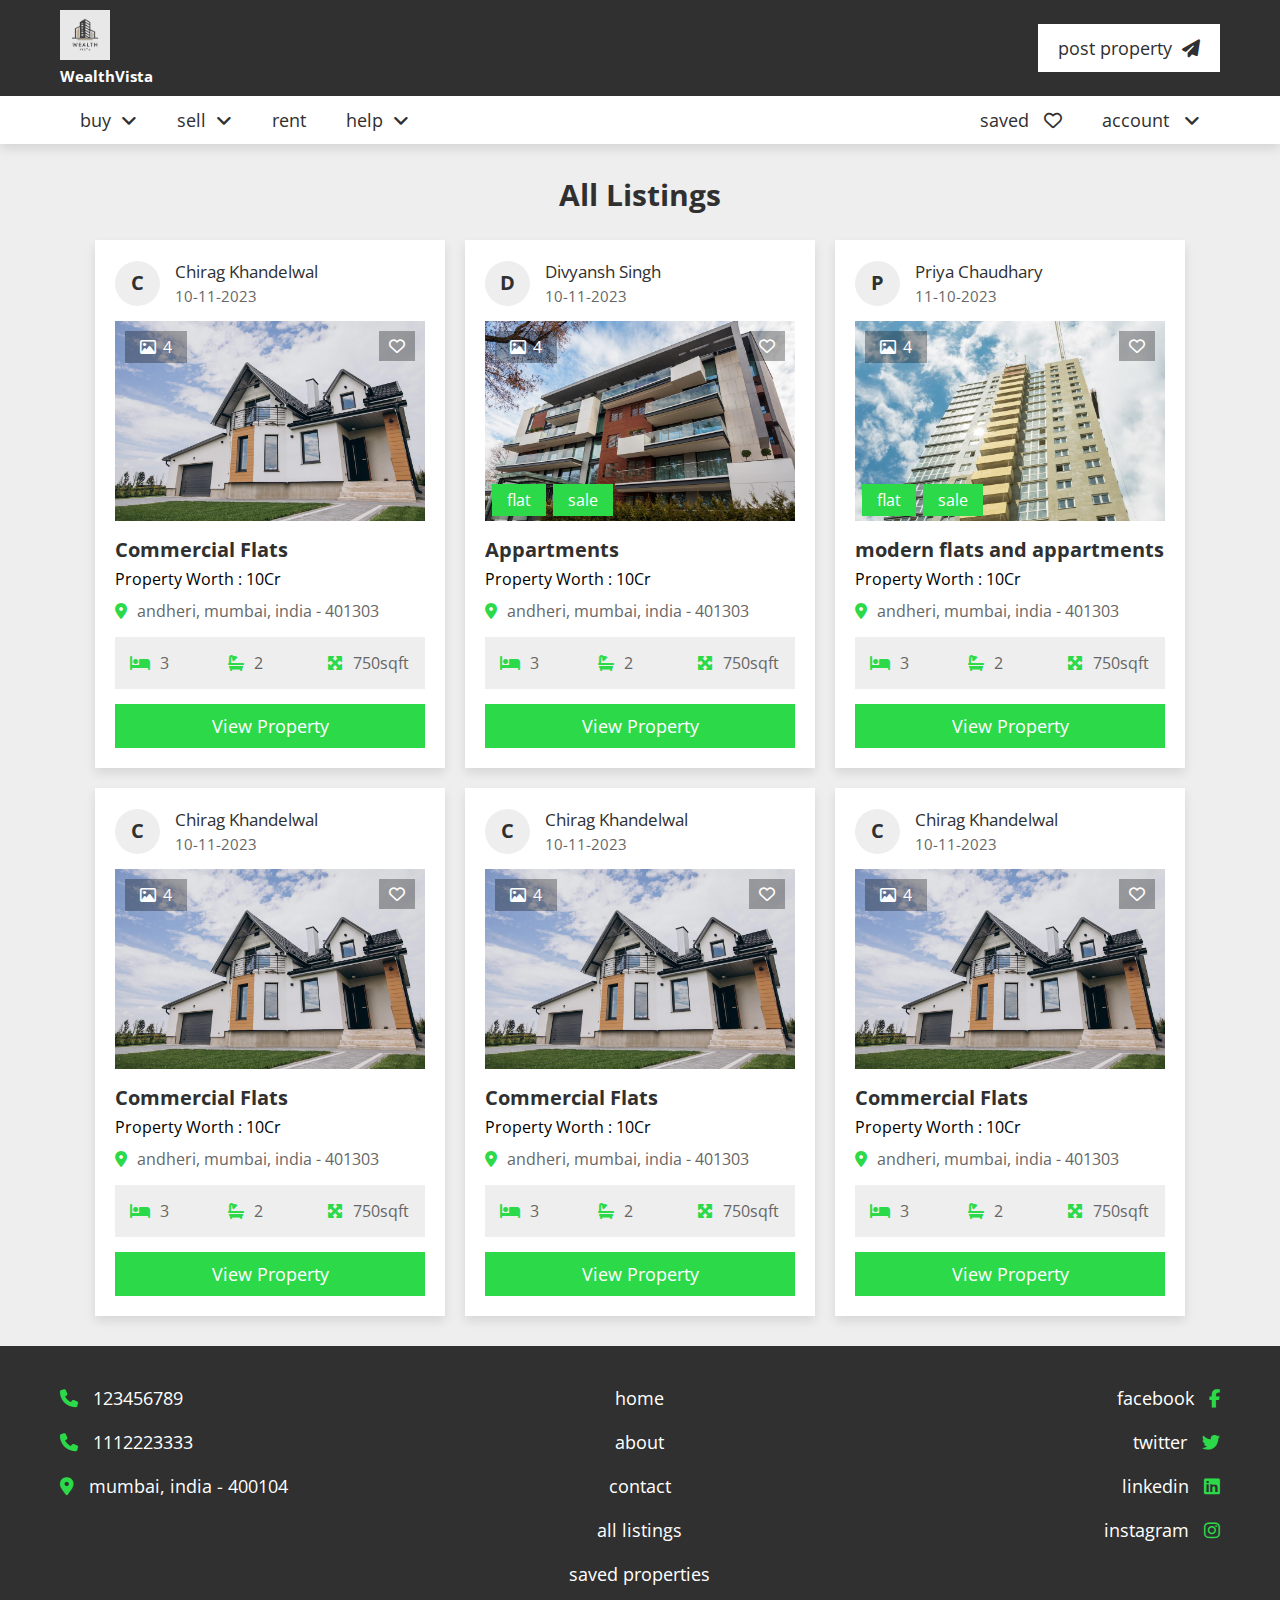
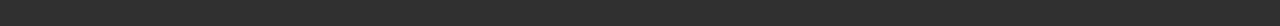
<file: listings.html>
<!DOCTYPE html>
<html lang="en">
<head>
   <meta charset="UTF-8">
   <meta http-equiv="X-UA-Compatible" content="IE=edge">
   <meta name="viewport" content="width=device-width, initial-scale=1.0">
   <title>All Listings</title>

   <!-- font awesome cdn link  -->
   <link rel="stylesheet" href="https://cdnjs.cloudflare.com/ajax/libs/font-awesome/6.2.0/css/all.min.css">

   <!-- custom css file link  -->
   <link rel="stylesheet" href="css/style.css">

</head>
<body>
   
<!-- header section starts  -->

<header class="header">

   <nav class="navbar nav-1">
      <section class="flex">
         <a href="home.html" class="logo"><img src="images/Logoo.png" alt="" style="width: 10%;"><h6>WealthVista</h6></a>

         <ul>
            <li><a href="postproperty.html">post property<i class="fas fa-paper-plane"></i></a></li>
         </ul>
      </section>
   </nav>

   <nav class="navbar nav-2">
      <section class="flex">
         <div id="menu-btn" class="fas fa-bars"></div>

         <div class="menu">
            <ul>
               <li><a href="#">buy<i class="fas fa-angle-down"></i></a>
                  <ul>
                     <li><a href="#">house</a></li>
                     <li><a href="#">flat</a></li>
                     <li><a href="#">shop</a></li>
                     <li><a href="#">ready to move</a></li>
                     <li><a href="#">furnished</a></li>
                  </ul>
               </li>
               <li><a href="#">sell<i class="fas fa-angle-down"></i></a>
                  <ul>
                     <li><a href="postproperty.html">post property</a></li>
                     <li><a href="#">dashboard</a></li>
                  </ul>
               </li>
               <li><a href="#">rent</a>
                  <ul>
                     <li><a href="#">house</a></li>
                     <li><a href="#">flat</a></li>
                     <li><a href="#">shop</a></li>
                  </ul>
               </li>
               <li><a href="#">help<i class="fas fa-angle-down"></i></a>
                  <ul>
                     <li><a href="about.html">about us</a></i></li>
                     <li><a href="contact.html">contact us</a></i></li>
                     <li><a href="contact.html#faq">FAQ</a></i></li>
                  </ul>
               </li>
            </ul>
         </div>

         <ul>
            <li><a href="#">saved <i class="far fa-heart"></i></a></li>
            <li><a href="#">account <i class="fas fa-angle-down"></i></a>
               <ul>
                  <li><a href="login.html">login</a></li>
                  <li><a href="register.html">register</a></li>
               </ul>
            </li>
         </ul>
      </section>
   </nav>

</header>

<!-- header section ends -->

<!-- listings section starts  -->

<section class="listings">

   <h1 class="heading">all listings</h1>

   <div class="box-container">

      <div class="box">
         <div class="admin">
            <h3>C</h3>
            <div>
               <p>Chirag Khandelwal</p>
               <span>10-11-2023</span>
            </div>
         </div>
         <div class="thumb">
            <p class="total-images"><i class="far fa-image"></i><span>4</span></p>
            <form action="" method="post" class="save">
               <button type="submit" name="save" class="far fa-heart"></button>
            </form>
            <img src="images/house-img-1.webp" alt="">
         </div>
         <h3 class="name">Commercial Flats</h3>
         <span style="font-size: medium;">Property Worth : 10Cr</span>
         <p class="location"><i class="fas fa-map-marker-alt"></i><span>andheri, mumbai, india - 401303</span></p>
         <div class="flex">
            <p><i class="fas fa-bed"></i><span>3</span></p>
            <p><i class="fas fa-bath"></i><span>2</span></p>
            <p><i class="fas fa-maximize"></i><span>750sqft</span></p>
         </div>
         <a href="view_property.html" class="btn">view property</a>
      </div>

      <div class="box">
         <div class="admin">
            <h3>D</h3>
            <div>
               <p>Divyansh Singh</p>
               <span>10-11-2023</span>
            </div>
         </div>
         <div class="thumb">
            <p class="total-images"><i class="far fa-image"></i><span>4</span></p>
            <p class="type"><span>flat</span><span>sale</span></p>
            <form action="" method="post" class="save">
               <button type="submit" name="save" class="far fa-heart"></button>
            </form>
            <img src="images/house-img-2.webp" alt="">
         </div>
         <h3 class="name">Appartments</h3>
         <span style="font-size: medium;">Property Worth : 10Cr</span>
         <p class="location"><i class="fas fa-map-marker-alt"></i><span>andheri, mumbai, india - 401303</span></p>

         <div class="flex">
            <p><i class="fas fa-bed"></i><span>3</span></p>
            <p><i class="fas fa-bath"></i><span>2</span></p>
            <p><i class="fas fa-maximize"></i><span>750sqft</span></p>
         </div>
         <a href="view_property.html" class="btn">view property</a>
      </div>

      <div class="box">
         <div class="admin">
            <h3>P</h3>
            <div>
               <p>Priya Chaudhary</p>
               <span>11-10-2023</span>
            </div>
         </div>
         <div class="thumb">
            <p class="total-images"><i class="far fa-image"></i><span>4</span></p>
            <p class="type"><span>flat</span><span>sale</span></p>
            <form action="" method="post" class="save">
               <button type="submit" name="save" class="far fa-heart"></button>
            </form>
            <img src="images/house-img-3.jpg" alt="">
         </div>
         <h3 class="name">modern flats and appartments</h3>
         <span style="font-size: medium;">Property Worth : 10Cr</span>

         <p class="location"><i class="fas fa-map-marker-alt"></i><span>andheri, mumbai, india - 401303</span></p>
         <div class="flex">
            <p><i class="fas fa-bed"></i><span>3</span></p>
            <p><i class="fas fa-bath"></i><span>2</span></p>
            <p><i class="fas fa-maximize"></i><span>750sqft</span></p>
         </div>
         <a href="view_property.html" class="btn">view property</a>
      </div>

      <div class="box">
         <div class="admin">
            <h3>C</h3>
            <div>
               <p>Chirag Khandelwal</p>
               <span>10-11-2023</span>
            </div>
         </div>
         <div class="thumb">
            <p class="total-images"><i class="far fa-image"></i><span>4</span></p>
            <form action="" method="post" class="save">
               <button type="submit" name="save" class="far fa-heart"></button>
            </form>
            <img src="images/house-img-1.webp" alt="">
         </div>
         <h3 class="name">Commercial Flats</h3>
         <span style="font-size: medium;">Property Worth : 10Cr</span>
         <p class="location"><i class="fas fa-map-marker-alt"></i><span>andheri, mumbai, india - 401303</span></p>
         <div class="flex">
            <p><i class="fas fa-bed"></i><span>3</span></p>
            <p><i class="fas fa-bath"></i><span>2</span></p>
            <p><i class="fas fa-maximize"></i><span>750sqft</span></p>
         </div>
         <a href="view_property.html" class="btn">view property</a>
      </div>

      <div class="box">
         <div class="admin">
            <h3>C</h3>
            <div>
               <p>Chirag Khandelwal</p>
               <span>10-11-2023</span>
            </div>
         </div>
         <div class="thumb">
            <p class="total-images"><i class="far fa-image"></i><span>4</span></p>
            <form action="" method="post" class="save">
               <button type="submit" name="save" class="far fa-heart"></button>
            </form>
            <img src="images/house-img-1.webp" alt="">
         </div>
         <h3 class="name">Commercial Flats</h3>
         <span style="font-size: medium;">Property Worth : 10Cr</span>
         <p class="location"><i class="fas fa-map-marker-alt"></i><span>andheri, mumbai, india - 401303</span></p>
         <div class="flex">
            <p><i class="fas fa-bed"></i><span>3</span></p>
            <p><i class="fas fa-bath"></i><span>2</span></p>
            <p><i class="fas fa-maximize"></i><span>750sqft</span></p>
         </div>
         <a href="view_property.html" class="btn">view property</a>
      </div>

      <div class="box">
         <div class="admin">
            <h3>C</h3>
            <div>
               <p>Chirag Khandelwal</p>
               <span>10-11-2023</span>
            </div>
         </div>
         <div class="thumb">
            <p class="total-images"><i class="far fa-image"></i><span>4</span></p>
            <form action="" method="post" class="save">
               <button type="submit" name="save" class="far fa-heart"></button>
            </form>
            <img src="images/house-img-1.webp" alt="">
         </div>
         <h3 class="name">Commercial Flats</h3>
         <span style="font-size: medium;">Property Worth : 10Cr</span>
         <p class="location"><i class="fas fa-map-marker-alt"></i><span>andheri, mumbai, india - 401303</span></p>
         <div class="flex">
            <p><i class="fas fa-bed"></i><span>3</span></p>
            <p><i class="fas fa-bath"></i><span>2</span></p>
            <p><i class="fas fa-maximize"></i><span>750sqft</span></p>
         </div>
         <a href="view_property.html" class="btn">view property</a>
      </div>

   </div>

</section>

<!-- listings section ends -->












<!-- footer section starts  -->

<footer class="footer">

   <section class="flex">

      <div class="box">
         <a href="tel:1234567890"><i class="fas fa-phone"></i><span>123456789</span></a>
         <a href="tel:1112223333"><i class="fas fa-phone"></i><span>1112223333</span></a>
         <a href="#"><i class="fas fa-map-marker-alt"></i><span>mumbai, india - 400104</span></a>
      </div>

      <div class="box">
         <a href="home.html"><span>home</span></a>
         <a href="about.html"><span>about</span></a>
         <a href="contact.html"><span>contact</span></a>
         <a href="listings.html"><span>all listings</span></a>
         <a href="#"><span>saved properties</span></a>
      </div>

      <div class="box">
         <a href="#"><span>facebook</span><i class="fab fa-facebook-f"></i></a>
         <a href="#"><span>twitter</span><i class="fab fa-twitter"></i></a>
         <a href="#"><span>linkedin</span><i class="fab fa-linkedin"></i></a>
         <a href="#"><span>instagram</span><i class="fab fa-instagram"></i></a>

      </div>

   </section>


</footer>

<!-- footer section ends -->


<!-- custom js file link  -->
<script src="js/script.js"></script>

</body>
</html>
</file>
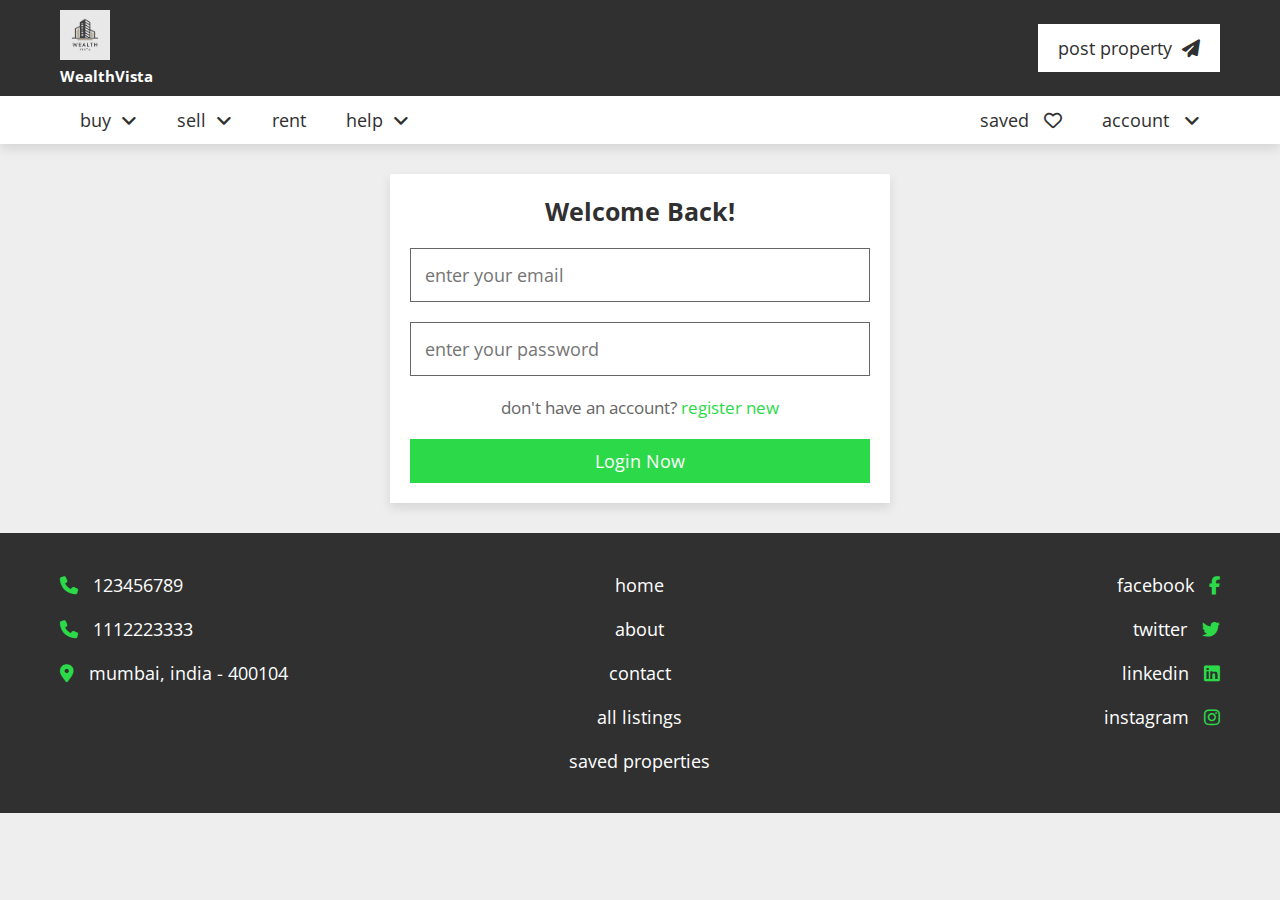
<file: login.html>
<!DOCTYPE html>
<html lang="en">
<head>
   <meta charset="UTF-8">
   <meta http-equiv="X-UA-Compatible" content="IE=edge">
   <meta name="viewport" content="width=device-width, initial-scale=1.0">
   <title>Login</title>

   <!-- font awesome cdn link  -->
   <link rel="stylesheet" href="https://cdnjs.cloudflare.com/ajax/libs/font-awesome/6.2.0/css/all.min.css">

   <!-- custom css file link  -->
   <link rel="stylesheet" href="css/style.css">

</head>
<body>
   
<!-- header section starts  -->

<header class="header">

   <nav class="navbar nav-1">
      <section class="flex">
         <a href="home.html" class="logo"><img src="images/Logoo.png" alt="" style="width: 10%;"><h6>WealthVista</h6></a>

         <ul>
            <li><a href="postproperty.html">post property<i class="fas fa-paper-plane"></i></a></li>
         </ul>
      </section>
   </nav>

   <nav class="navbar nav-2">
      <section class="flex">
         <div id="menu-btn" class="fas fa-bars"></div>

         <div class="menu">
            <ul>
               <li><a href="#">buy<i class="fas fa-angle-down"></i></a>
                  <ul>
                     <li><a href="#">house</a></li>
                     <li><a href="#">flat</a></li>
                     <li><a href="#">shop</a></li>
                     <li><a href="#">ready to move</a></li>
                     <li><a href="#">furnished</a></li>
                  </ul>
               </li>
               <li><a href="#">sell<i class="fas fa-angle-down"></i></a>
                  <ul>
                     <li><a href="postproperty.html">post property</a></li>
                     <li><a href="#">dashboard</a></li>
                  </ul>
               </li>
               <li><a href="#">rent</a>
                  <ul>
                     <li><a href="#">house</a></li>
                     <li><a href="#">flat</a></li>
                     <li><a href="#">shop</a></li>
                  </ul>
               </li>
               <li><a href="#">help<i class="fas fa-angle-down"></i></a>
                  <ul>
                     <li><a href="about.html">about us</a></i></li>
                     <li><a href="contact.html">contact us</a></i></li>
                     <li><a href="contact.html#faq">FAQ</a></i></li>
                  </ul>
               </li>
            </ul>
         </div>

         <ul>
            <li><a href="#">saved <i class="far fa-heart"></i></a></li>
            <li><a href="#">account <i class="fas fa-angle-down"></i></a>
               <ul>
                  <li><a href="login.html">login</a></li>
                  <li><a href="register.html">register</a></li>
               </ul>
            </li>
         </ul>
      </section>
   </nav>

</header>

<!-- header section ends -->

<!-- login section starts  -->

<section class="form-container">

   <form action="" method="post">
      <h3>welcome back!</h3>
      <input type="email" name="email" required maxlength="50" placeholder="enter your email" class="box">
      <input type="password" name="pass" required maxlength="20" placeholder="enter your password" class="box">
      <p>don't have an account? <a href="register.html">register new</a></p>
      <input type="submit" value="login now" name="submit" class="btn">
   </form>

</section>

<!-- login section ends -->












<!-- footer section starts  -->

<footer class="footer">

   <section class="flex">

      <div class="box">
         <a href="tel:1234567890"><i class="fas fa-phone"></i><span>123456789</span></a>
         <a href="tel:1112223333"><i class="fas fa-phone"></i><span>1112223333</span></a>
         <a href="#"><i class="fas fa-map-marker-alt"></i><span>mumbai, india - 400104</span></a>
      </div>

      <div class="box">
         <a href="home.html"><span>home</span></a>
         <a href="about.html"><span>about</span></a>
         <a href="contact.html"><span>contact</span></a>
         <a href="listings.html"><span>all listings</span></a>
         <a href="#"><span>saved properties</span></a>
      </div>

      <div class="box">
         <a href="#"><span>facebook</span><i class="fab fa-facebook-f"></i></a>
         <a href="#"><span>twitter</span><i class="fab fa-twitter"></i></a>
         <a href="#"><span>linkedin</span><i class="fab fa-linkedin"></i></a>
         <a href="#"><span>instagram</span><i class="fab fa-instagram"></i></a>

      </div>

   </section>


</footer>

<!-- footer section ends -->


<!-- custom js file link  -->
<script src="js/script.js"></script>

</body>
</html>
</file>
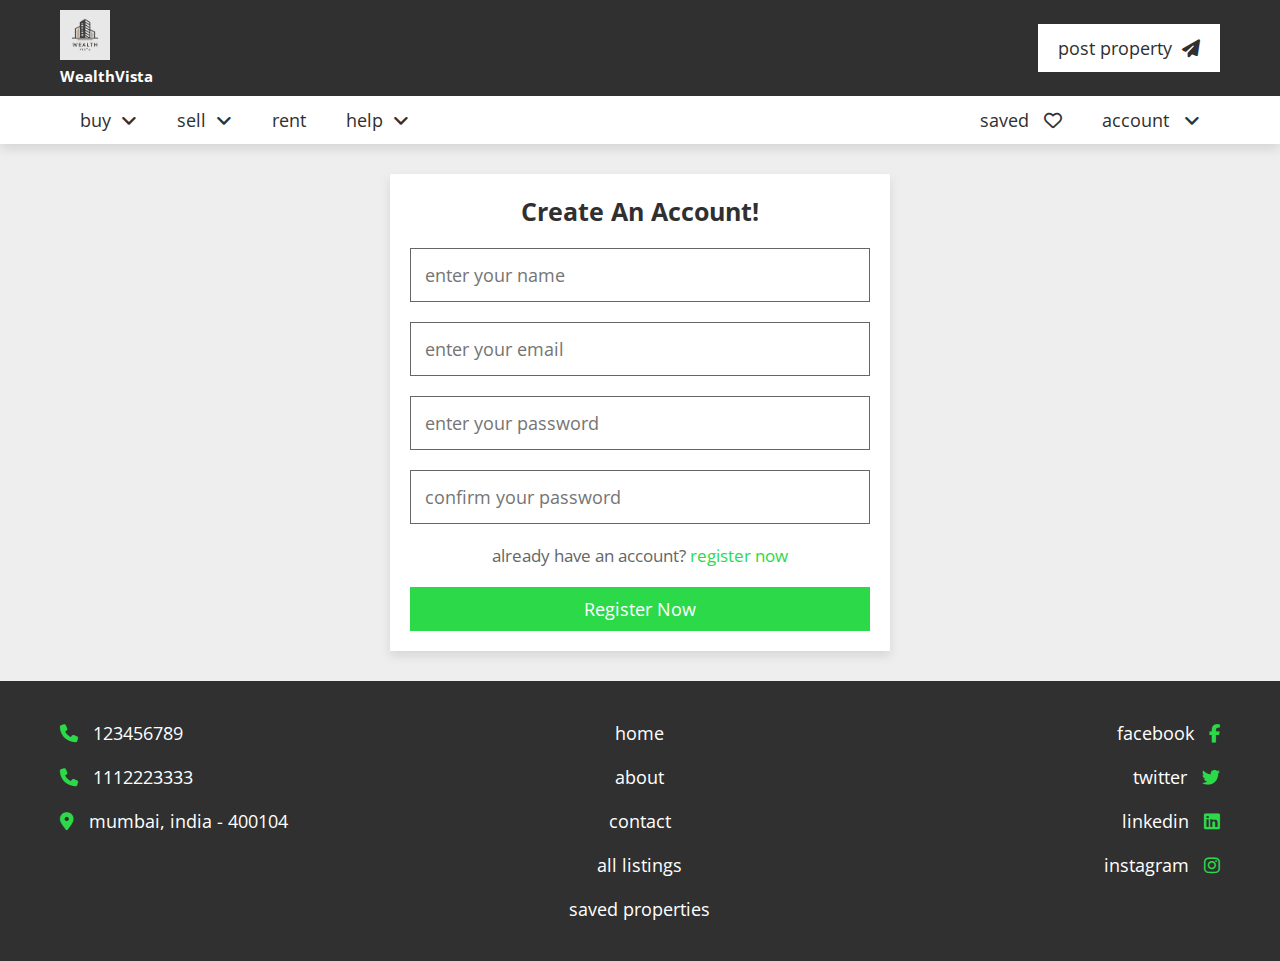
<file: register.html>
<!DOCTYPE html>
<html lang="en">
<head>
   <meta charset="UTF-8">
   <meta http-equiv="X-UA-Compatible" content="IE=edge">
   <meta name="viewport" content="width=device-width, initial-scale=1.0">
   <title>Register</title>

   <!-- font awesome cdn link  -->
   <link rel="stylesheet" href="https://cdnjs.cloudflare.com/ajax/libs/font-awesome/6.2.0/css/all.min.css">

   <!-- custom css file link  -->
   <link rel="stylesheet" href="css/style.css">

</head>
<body>
   
<!-- header section starts  -->

<header class="header">

   <nav class="navbar nav-1">
      <section class="flex">
         <a href="home.html" class="logo"><img src="images/Logoo.png" alt="" style="width: 10%;"><h6>WealthVista</h6></a>

         <ul>
            <li><a href="postproperty.html">post property<i class="fas fa-paper-plane"></i></a></li>
         </ul>
      </section>
   </nav>

   <nav class="navbar nav-2">
      <section class="flex">
         <div id="menu-btn" class="fas fa-bars"></div>

         <div class="menu">
            <ul>
               <li><a href="#">buy<i class="fas fa-angle-down"></i></a>
                  <ul>
                     <li><a href="#">house</a></li>
                     <li><a href="#">flat</a></li>
                     <li><a href="#">shop</a></li>
                     <li><a href="#">ready to move</a></li>
                     <li><a href="#">furnished</a></li>
                  </ul>
               </li>
               <li><a href="#">sell<i class="fas fa-angle-down"></i></a>
                  <ul>
                     <li><a href="postproperty.html">post property</a></li>
                     <li><a href="#">dashboard</a></li>
                  </ul>
               </li>
               <li><a href="#">rent</a>
                  <ul>
                     <li><a href="#">house</a></li>
                     <li><a href="#">flat</a></li>
                     <li><a href="#">shop</a></li>
                  </ul>
               </li>
               <li><a href="#">help<i class="fas fa-angle-down"></i></a>
                  <ul>
                     <li><a href="about.html">about us</a></i></li>
                     <li><a href="contact.html">contact us</a></i></li>
                     <li><a href="contact.html#faq">FAQ</a></i></li>
                  </ul>
               </li>
            </ul>
         </div>

         <ul>
            <li><a href="#">saved <i class="far fa-heart"></i></a></li>
            <li><a href="#">account <i class="fas fa-angle-down"></i></a>
               <ul>
                  <li><a href="login.html">login</a></li>
                  <li><a href="register.html">register</a></li>
               </ul>
            </li>
         </ul>
      </section>
   </nav>

</header>

<!-- header section ends -->

<!-- register section starts  -->

<section class="form-container">

   <form action="" method="post">
      <h3>create an account!</h3>
      <input type="tel" name="name" required maxlength="50" placeholder="enter your name" class="box">
      <input type="email" name="email" required maxlength="50" placeholder="enter your email" class="box">
      <input type="password" name="pass" required maxlength="20" placeholder="enter your password" class="box">
      <input type="password" name="c_pass" required maxlength="20" placeholder="confirm your password" class="box">
      <p>already have an account? <a href="login.html">register now</a></p>
      <input type="submit" value="register now" name="submit" class="btn">
   </form>

</section>

<!-- register section ends -->












<!-- footer section starts  -->

<footer class="footer">

   <section class="flex">

      <div class="box">
         <a href="tel:1234567890"><i class="fas fa-phone"></i><span>123456789</span></a>
         <a href="tel:1112223333"><i class="fas fa-phone"></i><span>1112223333</span></a>
         <a href="#"><i class="fas fa-map-marker-alt"></i><span>mumbai, india - 400104</span></a>
      </div>

      <div class="box">
         <a href="home.html"><span>home</span></a>
         <a href="about.html"><span>about</span></a>
         <a href="contact.html"><span>contact</span></a>
         <a href="listings.html"><span>all listings</span></a>
         <a href="#"><span>saved properties</span></a>
      </div>

      <div class="box">
         <a href="#"><span>facebook</span><i class="fab fa-facebook-f"></i></a>
         <a href="#"><span>twitter</span><i class="fab fa-twitter"></i></a>
         <a href="#"><span>linkedin</span><i class="fab fa-linkedin"></i></a>
         <a href="#"><span>instagram</span><i class="fab fa-instagram"></i></a>

      </div>

   </section>


</footer>

<!-- footer section ends -->


<!-- custom js file link  -->
<script src="js/script.js"></script>

</body>
</html>
</file>
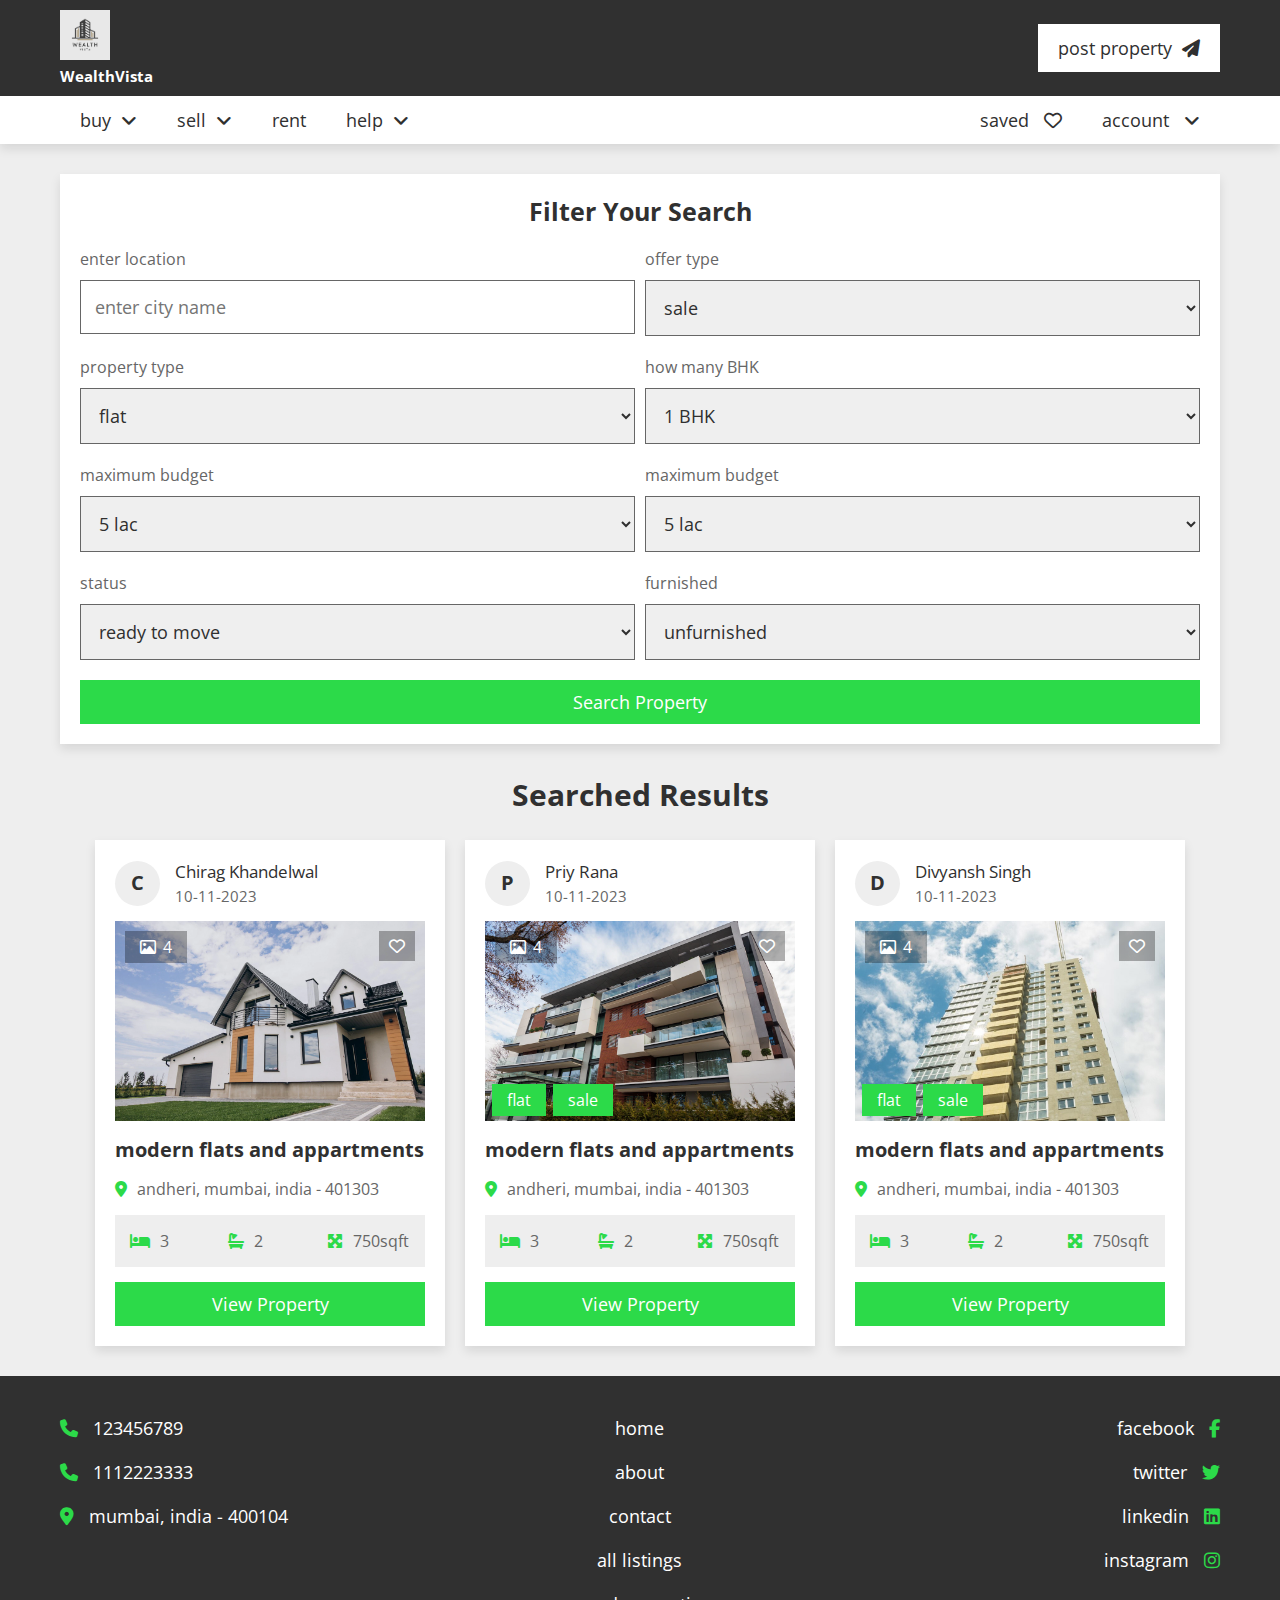
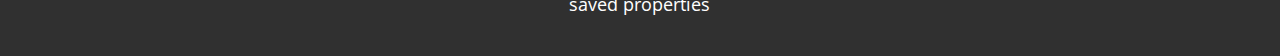
<file: search.html>
<!DOCTYPE html>
<html lang="en">
<head>
   <meta charset="UTF-8">
   <meta http-equiv="X-UA-Compatible" content="IE=edge">
   <meta name="viewport" content="width=device-width, initial-scale=1.0">
   <title>Search Page</title>

   <!-- font awesome cdn link  -->
   <link rel="stylesheet" href="https://cdnjs.cloudflare.com/ajax/libs/font-awesome/6.2.0/css/all.min.css">

   <!-- custom css file link  -->
   <link rel="stylesheet" href="css/style.css">

</head>
<body>
   
<!-- header section starts  -->

<header class="header">

   <nav class="navbar nav-1">
      <section class="flex">
         <a href="home.html" class="logo"><img src="images/Logoo.png" alt="" style="width: 10%;"><h6>WealthVista</h6></a>

         <ul>
            <li><a href="postproperty.html">post property<i class="fas fa-paper-plane"></i></a></li>
         </ul>
      </section>
   </nav>

   <nav class="navbar nav-2">
      <section class="flex">
         <div id="menu-btn" class="fas fa-bars"></div>

         <div class="menu">
            <ul>
               <li><a href="#">buy<i class="fas fa-angle-down"></i></a>
                  <ul>
                     <li><a href="#">house</a></li>
                     <li><a href="#">flat</a></li>
                     <li><a href="#">shop</a></li>
                     <li><a href="#">ready to move</a></li>
                     <li><a href="#">furnished</a></li>
                  </ul>
               </li>
               <li><a href="#">sell<i class="fas fa-angle-down"></i></a>
                  <ul>
                     <li><a href="postproperty.html">post property</a></li>
                     <li><a href="#">dashboard</a></li>
                  </ul>
               </li>
               <li><a href="#">rent</a>
                  <ul>
                     <li><a href="#">house</a></li>
                     <li><a href="#">flat</a></li>
                     <li><a href="#">shop</a></li>
                  </ul>
               </li>
               <li><a href="#">help<i class="fas fa-angle-down"></i></a>
                  <ul>
                     <li><a href="about.html">about us</a></i></li>
                     <li><a href="contact.html">contact us</a></i></li>
                     <li><a href="contact.html#faq">FAQ</a></i></li>
                  </ul>
               </li>
            </ul>
         </div>

         <ul>
            <li><a href="#">saved <i class="far fa-heart"></i></a></li>
            <li><a href="#">account <i class="fas fa-angle-down"></i></a>
               <ul>
                  <li><a href="login.html">login</a></li>
                  <li><a href="register.html">register</a></li>
               </ul>
            </li>
         </ul>
      </section>
   </nav>

</header>

<!-- header section ends -->

<!-- search filter section starts  -->

<section class="filters" style="padding-bottom: 0;">

   <form action="" method="post">
      <div id="close-filter"><i class="fas fa-times"></i></div>
      <h3>filter your search</h3>
         
         <div class="flex">
            <div class="box">
               <p>enter location</p>
               <input type="text" name="location" required maxlength="50" placeholder="enter city name" class="input">
            </div>
            <div class="box">
               <p>offer type</p>
               <select name="offer" class="input" required>
                  <option value="sale">sale</option>
                  <option value="resale">resale</option>
                  <option value="rent">rent</option>
               </select>
            </div>
            <div class="box">
               <p>property type</p>
               <select name="type" class="input" required>
                  <option value="flat">flat</option>
                  <option value="house">house</option>
                  <option value="shop">shop</option>
               </select>
            </div>
            <div class="box">
               <p>how many BHK</p>
               <select name="bhk" class="input" required>
                  <option value="1">1 BHK</option>
                  <option value="2">2 BHK</option>
                  <option value="3">3 BHK</option>
                  <option value="4">4 BHK</option>
                  <option value="5">5 BHK</option>
                  <option value="6">6 BHK</option>
                  <option value="7">7 BHK</option>
                  <option value="8">8 BHK</option>
                  <option value="9">9 BHK</option>
               </select>
            </div>
            <div class="box">
               <p>maximum budget</p>
               <select name="minimum" class="input" required>
                  <option value="5000000">5 lac</option>
                  <option value="1000000">10 lac</option>
                  <option value="2000000">20 lac</option>
                  <option value="3000000">30 lac</option>
                  <option value="4000000">40 lac</option>
                  <option value="4000000">40 lac</option>
                  <option value="5000000">50 lac</option>
                  <option value="6000000">60 lac</option>
                  <option value="7000000">70 lac</option>
                  <option value="8000000">80 lac</option>
                  <option value="9000000">90 lac</option>
                  <option value="10000000">1 Cr</option>
                  <option value="20000000">2 Cr</option>
                  <option value="30000000">3 Cr</option>
                  <option value="40000000">4 Cr</option>
                  <option value="50000000">5 Cr</option>
                  <option value="60000000">6 Cr</option>
                  <option value="70000000">7 Cr</option>
                  <option value="80000000">8 Cr</option>
                  <option value="90000000">9 Cr</option>
                  <option value="100000000">10 Cr</option>
                  <option value="150000000">15 Cr</option>
                  <option value="200000000">20 Cr</option>
               </select>
            </div>
            <div class="box">
               <p>maximum budget</p>
               <select name="maximum" class="input" required>
                  <option value="5000000">5 lac</option>
                  <option value="1000000">10 lac</option>
                  <option value="2000000">20 lac</option>
                  <option value="3000000">30 lac</option>
                  <option value="4000000">40 lac</option>
                  <option value="4000000">40 lac</option>
                  <option value="5000000">50 lac</option>
                  <option value="6000000">60 lac</option>
                  <option value="7000000">70 lac</option>
                  <option value="8000000">80 lac</option>
                  <option value="9000000">90 lac</option>
                  <option value="10000000">1 Cr</option>
                  <option value="20000000">2 Cr</option>
                  <option value="30000000">3 Cr</option>
                  <option value="40000000">4 Cr</option>
                  <option value="50000000">5 Cr</option>
                  <option value="60000000">6 Cr</option>
                  <option value="70000000">7 Cr</option>
                  <option value="80000000">8 Cr</option>
                  <option value="90000000">9 Cr</option>
                  <option value="100000000">10 Cr</option>
                  <option value="150000000">15 Cr</option>
                  <option value="200000000">20 Cr</option>
               </select>
            </div>
            <div class="box">
               <p>status</p>
               <select name="status" class="input" required>
                  <option value="ready to move">ready to move</option>
                  <option value="under construction">under construction</option>
               </select>
            </div>
            <div class="box">
               <p>furnished</p>
               <select name="furnished" class="input" required>
                  <option value="unfurnished">unfurnished</option>
                  <option value="furnished">furnished</option>
                  <option value="semi-furnished">semi-furnished</option>
               </select>
            </div>
         </div>
         <input type="submit" value="search property" name="search" class="btn">
   </form>

</section>

<!-- search filter section ends -->

<div id="filter-btn" class="fas fa-filter"></div>

<!-- listings section starts  -->

<section class="listings">

   <h1 class="heading">searched results</h1>

   <div class="box-container">

      <div class="box">
         <div class="admin">
            <h3>C</h3>
            <div>
               <p>Chirag Khandelwal</p>
               <span>10-11-2023</span>
            </div>
         </div>
         <div class="thumb">
            <p class="total-images"><i class="far fa-image"></i><span>4</span></p>
            <form action="" method="post" class="save">
               <button type="submit" name="save" class="far fa-heart"></button>
            </form>
            <img src="images/house-img-1.webp" alt="">
         </div>
         <h3 class="name">modern flats and appartments</h3>
         <p class="location"><i class="fas fa-map-marker-alt"></i><span>andheri, mumbai, india - 401303</span></p>
         <div class="flex">
            <p><i class="fas fa-bed"></i><span>3</span></p>
            <p><i class="fas fa-bath"></i><span>2</span></p>
            <p><i class="fas fa-maximize"></i><span>750sqft</span></p>
         </div>
         <a href="view_property.html" class="btn">view property</a>
      </div>

      <div class="box">
         <div class="admin">
            <h3>P</h3>
            <div>
               <p>Priy Rana</p>
               <span>10-11-2023</span>
            </div>
         </div>
         <div class="thumb">
            <p class="total-images"><i class="far fa-image"></i><span>4</span></p>
            <p class="type"><span>flat</span><span>sale</span></p>
            <form action="" method="post" class="save">
               <button type="submit" name="save" class="far fa-heart"></button>
            </form>
            <img src="images/house-img-2.webp" alt="">
         </div>
         <h3 class="name">modern flats and appartments</h3>
         <p class="location"><i class="fas fa-map-marker-alt"></i><span>andheri, mumbai, india - 401303</span></p>
         <div class="flex">
            <p><i class="fas fa-bed"></i><span>3</span></p>
            <p><i class="fas fa-bath"></i><span>2</span></p>
            <p><i class="fas fa-maximize"></i><span>750sqft</span></p>
         </div>
         <a href="view_property.html" class="btn">view property</a>
      </div>

      <div class="box">
         <div class="admin">
            <h3>D</h3>
            <div>
               <p>Divyansh Singh</p>
               <span>10-11-2023</span>
            </div>
         </div>
         <div class="thumb">
            <p class="total-images"><i class="far fa-image"></i><span>4</span></p>
            <p class="type"><span>flat</span><span>sale</span></p>
            <form action="" method="post" class="save">
               <button type="submit" name="save" class="far fa-heart"></button>
            </form>
            <img src="images/house-img-3.jpg" alt="">
         </div>
         <h3 class="name">modern flats and appartments</h3>
         <p class="location"><i class="fas fa-map-marker-alt"></i><span>andheri, mumbai, india - 401303</span></p>
         <div class="flex">
            <p><i class="fas fa-bed"></i><span>3</span></p>
            <p><i class="fas fa-bath"></i><span>2</span></p>
            <p><i class="fas fa-maximize"></i><span>750sqft</span></p>
         </div>
         <a href="view_property.html" class="btn">view property</a>
      </div>

   </div>

</section>

<!-- listings section ends -->











<!-- footer section starts  -->

<footer class="footer">

   <section class="flex">

      <div class="box">
         <a href="tel:1234567890"><i class="fas fa-phone"></i><span>123456789</span></a>
         <a href="tel:1112223333"><i class="fas fa-phone"></i><span>1112223333</span></a>
         <a href="#"><i class="fas fa-map-marker-alt"></i><span>mumbai, india - 400104</span></a>
      </div>

      <div class="box">
         <a href="home.html"><span>home</span></a>
         <a href="about.html"><span>about</span></a>
         <a href="contact.html"><span>contact</span></a>
         <a href="listings.html"><span>all listings</span></a>
         <a href="#"><span>saved properties</span></a>
      </div>

      <div class="box">
         <a href="#"><span>facebook</span><i class="fab fa-facebook-f"></i></a>
         <a href="#"><span>twitter</span><i class="fab fa-twitter"></i></a>
         <a href="#"><span>linkedin</span><i class="fab fa-linkedin"></i></a>
         <a href="#"><span>instagram</span><i class="fab fa-instagram"></i></a>

      </div>

   </section>

</footer>

<!-- footer section ends -->


<!-- custom js file link  -->
<script src="js/script.js"></script>

<script>

document.querySelector('#filter-btn').onclick = () =>{
   document.querySelector('.filters').classList.add('active');
}

document.querySelector('#close-filter').onclick = () =>{
   document.querySelector('.filters').classList.remove('active');
}

</script>

</body>
</html>
</file>
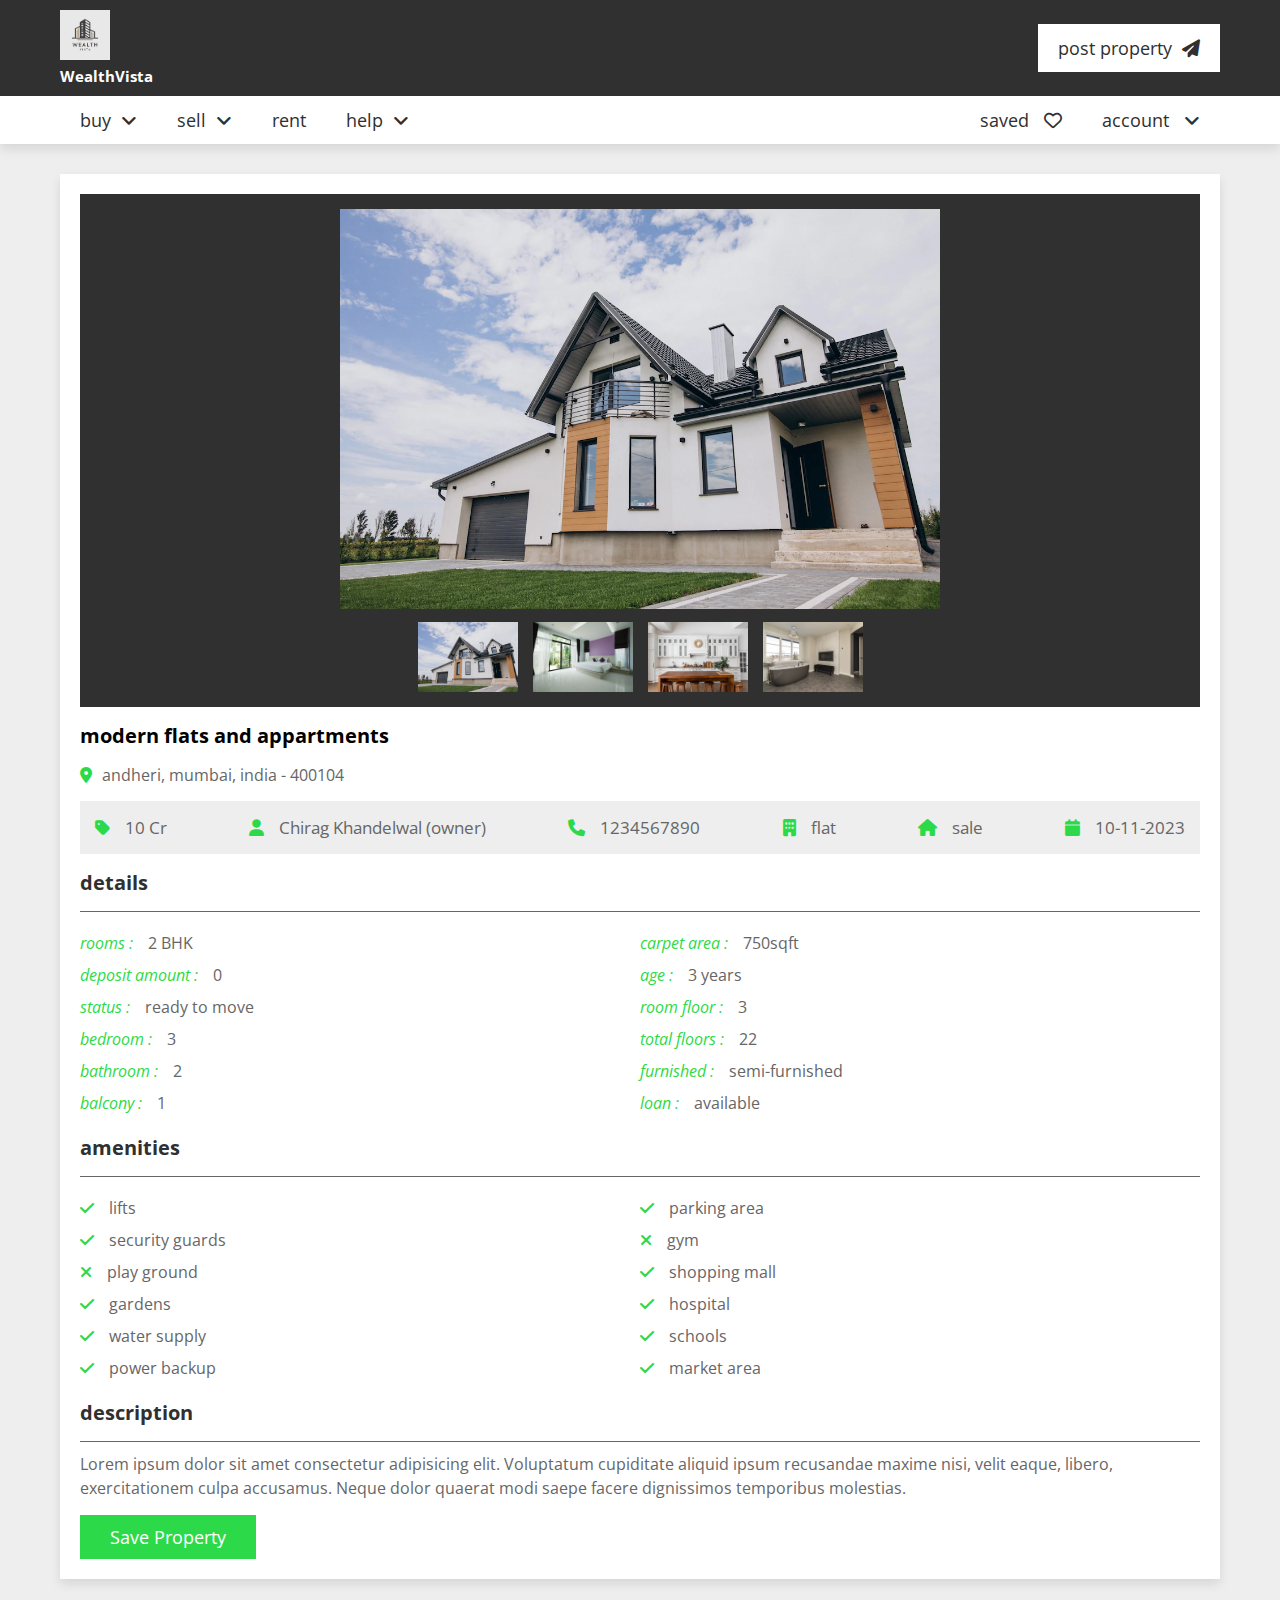
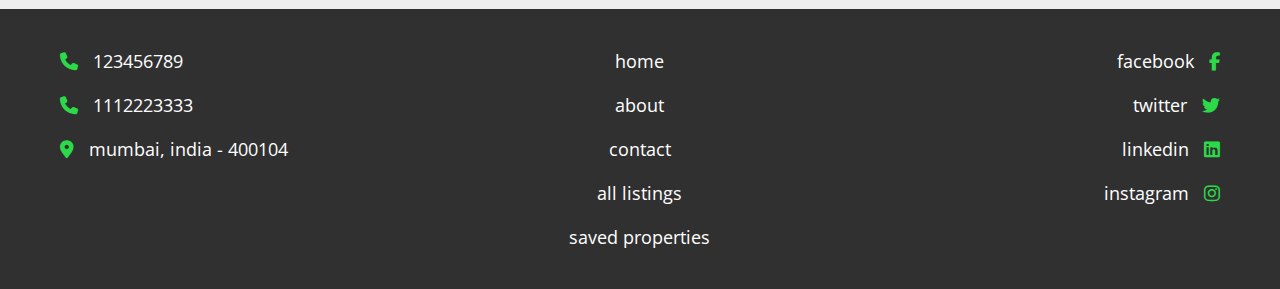
<file: view_property.html>
<!DOCTYPE html>
<html lang="en">
<head>
   <meta charset="UTF-8">
   <meta http-equiv="X-UA-Compatible" content="IE=edge">
   <meta name="viewport" content="width=device-width, initial-scale=1.0">
   <title>View Property</title>

   <!-- font awesome cdn link  -->
   <link rel="stylesheet" href="https://cdnjs.cloudflare.com/ajax/libs/font-awesome/6.2.0/css/all.min.css">

   <!-- custom css file link  -->
   <link rel="stylesheet" href="css/style.css">

</head>
<body>
   
<!-- header section starts  -->

<header class="header">

   <nav class="navbar nav-1">
      <section class="flex">
         <a href="home.html" class="logo"><img src="images/Logoo.png" alt="" style="width: 10%;"><h6>WealthVista</h6></a>

         <ul>
            <li><a href="postproperty.html">post property<i class="fas fa-paper-plane"></i></a></li>
         </ul>
      </section>
   </nav>

   <nav class="navbar nav-2">
      <section class="flex">
         <div id="menu-btn" class="fas fa-bars"></div>

         <div class="menu">
            <ul>
               <li><a href="#">buy<i class="fas fa-angle-down"></i></a>
                  <ul>
                     <li><a href="#">house</a></li>
                     <li><a href="#">flat</a></li>
                     <li><a href="#">shop</a></li>
                     <li><a href="#">ready to move</a></li>
                     <li><a href="#">furnished</a></li>
                  </ul>
               </li>
               <li><a href="#">sell<i class="fas fa-angle-down"></i></a>
                  <ul>
                     <li><a href="postproperty.html">post property</a></li>
                     <li><a href="#">dashboard</a></li>
                  </ul>
               </li>
               <li><a href="#">rent</a>
                  <ul>
                     <li><a href="#">house</a></li>
                     <li><a href="#">flat</a></li>
                     <li><a href="#">shop</a></li>
                  </ul>
               </li>
               <li><a href="#">help<i class="fas fa-angle-down"></i></a>
                  <ul>
                     <li><a href="about.html">about us</a></i></li>
                     <li><a href="contact.html">contact us</a></i></li>
                     <li><a href="contact.html#faq">FAQ</a></i></li>
                  </ul>
               </li>
            </ul>
         </div>

         <ul>
            <li><a href="#">saved <i class="far fa-heart"></i></a></li>
            <li><a href="#">account <i class="fas fa-angle-down"></i></a>
               <ul>
                  <li><a href="login.html">login</a></li>
                  <li><a href="register.html">register</a></li>
               </ul>
            </li>
         </ul>
      </section>
   </nav>

</header>

<!-- header section ends -->

<!-- view property section starts  -->

<section class="view-property">

   <div class="details">
      <div class="thumb">
         <div class="big-image">
            <img src="images/house-img-1.webp" alt="">
         </div>
         <div class="small-images">
            <img src="images/house-img-1.webp" alt="">
            <img src="images/hall-img-1.webp" alt="">
            <img src="images/kitchen-img-1.webp" alt="">
            <img src="images/bathroom-img-1.webp" alt="">
         </div>
      </div>
      <h3 class="name">modern flats and appartments</h3>
      <p class="location"><i class="fas fa-map-marker-alt"></i><span>andheri, mumbai, india - 400104</span></p>
      <div class="info">
         <p><i class="fas fa-tag"></i><span>10 Cr</span></p>
         <p><i class="fas fa-user"></i><span>Chirag Khandelwal (owner)</span></p>
         <p><i class="fas fa-phone"></i><a href="tel:1234567890">1234567890</a></p>
         <p><i class="fas fa-building"></i><span>flat</span></p>
         <p><i class="fas fa-house"></i><span>sale</span></p>
         <p><i class="fas fa-calendar"></i><span>10-11-2023</span></p>
      </div>
      <h3 class="title">details</h3>
      <div class="flex">
         <div class="box">
            <p><i>rooms :</i><span>2 BHK</span></p>
            <p><i>deposit amount :</i><span>0</span></p>
            <p><i>status :</i><span>ready to move</span></p>
            <p><i>bedroom :</i><span>3</span></p>
            <p><i>bathroom :</i><span>2</span></p>
            <p><i>balcony :</i><span>1</span></p>
         </div>
         <div class="box">
            <p><i>carpet area :</i><span>750sqft</span></p>
            <p><i>age :</i><span>3 years</span></p>
            <p><i>room floor :</i><span>3</span></p>
            <p><i>total floors :</i><span>22</span></p>
            <p><i>furnished :</i><span>semi-furnished</span></p>
            <p><i>loan :</i><span>available</span></p>
         </div>
      </div>
      <h3 class="title">amenities</h3>
      <div class="flex">
         <div class="box">
            <p><i class="fas fa-check"></i><span>lifts</span></p>
            <p><i class="fas fa-check"></i><span>security guards</span></p>
            <p><i class="fas fa-times"></i><span>play ground</span></p>
            <p><i class="fas fa-check"></i><span>gardens</span></p>
            <p><i class="fas fa-check"></i><span>water supply</span></p>
            <p><i class="fas fa-check"></i><span>power backup</span></p>
         </div>
         <div class="box">
            <p><i class="fas fa-check"></i><span>parking area</span></p>
            <p><i class="fas fa-times"></i><span>gym</span></p>
            <p><i class="fas fa-check"></i><span>shopping mall</span></p>
            <p><i class="fas fa-check"></i><span>hospital</span></p>
            <p><i class="fas fa-check"></i><span>schools</span></p>
            <p><i class="fas fa-check"></i><span>market area</span></p>
         </div>
      </div>
      <h3 class="title">description</h3>
      <p class="description">Lorem ipsum dolor sit amet consectetur adipisicing elit. Voluptatum cupiditate aliquid ipsum recusandae maxime nisi, velit eaque, libero, exercitationem culpa accusamus. Neque dolor quaerat modi saepe facere dignissimos temporibus molestias.</p>
      <form action="" method="post">
         <input type="submit" value="save property" name="save" class="inline-btn">
      </form>
   </div>

</section>

<!-- view property section ends -->












<!-- footer section starts  -->

<footer class="footer">

   <section class="flex">

      <div class="box">
         <a href="tel:1234567890"><i class="fas fa-phone"></i><span>123456789</span></a>
         <a href="tel:1112223333"><i class="fas fa-phone"></i><span>1112223333</span></a>
         <a href="#"><i class="fas fa-map-marker-alt"></i><span>mumbai, india - 400104</span></a>
      </div>

      <div class="box">
         <a href="home.html"><span>home</span></a>
         <a href="about.html"><span>about</span></a>
         <a href="contact.html"><span>contact</span></a>
         <a href="listings.html"><span>all listings</span></a>
         <a href="#"><span>saved properties</span></a>
      </div>

      <div class="box">
         <a href="#"><span>facebook</span><i class="fab fa-facebook-f"></i></a>
         <a href="#"><span>twitter</span><i class="fab fa-twitter"></i></a>
         <a href="#"><span>linkedin</span><i class="fab fa-linkedin"></i></a>
         <a href="#"><span>instagram</span><i class="fab fa-instagram"></i></a>

      </div>

   </section>


</footer>

<!-- footer section ends -->


<!-- custom js file link  -->
<script src="js/script.js"></script>

</body>
</html>
</file>
<file: css/style.css>
@import url('https://fonts.googleapis.com/css2?family=Open+Sans:wght@300;500&display=swap');

:root{
   --main-color:rgb(44, 218, 73);
   --light-color:#666;
   --light-bg:#eee;
   --white:#fff;
   --black:#303030;
   --border:.1rem solid var(--light-color);
   --box-shodow:0 .5rem 1rem rgba(0,0,0,.1);
}

*{
   font-family: 'Open Sans', sans-serif;
   margin: 0; 
   padding: 0;
   box-sizing: border-box;
   outline: none; border: none;
   text-decoration: none;
}

*::selection{
   background-color: var(--main-color);
   color: var(--white);
}

*::-webkit-scrollbar{
   height: .5rem;
   width: 1rem;
}

*::-webkit-scrollbar-track{
   background-color: transparent;
}

*::-webkit-scrollbar-thumb{
   background-color: var(--main-color);
   border-radius: 5rem;
}

html{
   font-size: 62.5%;
   overflow-x: hidden;
   scroll-behavior: smooth;
   scroll-padding-top: 10rem;
}

body{
   background-color: var(--light-bg);
}

section{
   padding: 3rem 2rem;
   max-width: 1200px;
   margin: 0 auto;
}

.heading{
   text-align: center;
   padding-bottom: 2.5rem;
   font-size: 3rem;
   color: var(--black);
   text-transform: capitalize;
}

.btn,
.inline-btn{
   margin-top: 1rem;
   padding: 1rem 3rem;
   background-color: var(--main-color);
   color: var(--white);
   cursor: pointer;
   text-align: center;
   font-size: 1.8rem;
   text-transform: capitalize;
}

.btn:hover,
.inline-btn:hover{
   background-color: var(--black);
}

.btn{
   display: block;
   width: 100%;
}

.inline-btn{
   display: inline-block;
}

.header{
   position: sticky;
   top: 0; left: 0; right: 0;
   z-index: 1000;
   box-shadow: var(--box-shodow);
}

.header .navbar.nav-1 .flex{
   padding-top: 1rem;
   padding-bottom: 1rem;
}

.header .navbar.nav-2 .flex{
   padding-top: 0;
   padding-bottom: 0;
}

.header .navbar.nav-1{
   background-color: var(--black);
}

.header .navbar.nav-2{
   background-color: var(--white);
}

.header .navbar .flex{
   display: flex;
   align-items: center;
   justify-content: space-between;
}

.header .navbar .flex .logo{
   font-size: 2.2rem;
   color: var(--white); 
}

.header .navbar .flex .logo i{
   color: var(--main-color);
   margin-right: 1rem;
}

.header .navbar .flex ul{
   list-style: none;
}

.header .navbar .flex ul li{
   float: left;
   position: relative;
}

.header .navbar .flex ul li a{
   display: inline-block;
   padding: 1.2rem 2rem;
   font-size: 1.8rem;
   color: var(--black);
   background-color: var(--white);
}

.header .navbar .flex ul li a:hover{
   background-color: var(--main-color);
   color: var(--white);
}

.header .navbar .flex ul li a i{
   margin-left: 1rem;
}

.header .navbar .flex ul li ul{
   position: absolute;
   width: 17rem;
   left: 0;
}

.header .navbar .flex ul li ul li{
   width: 100%;
}

.header .navbar .flex ul li ul li a{
   display: none;
}

.header .navbar .flex ul li:hover ul li a{
   display: block;
}

#menu-btn{
   font-size: 2.5rem;
   color: var(--black);
   display: none;
}

.home{
   background:url('https://images.unsplash.com/photo-1512917774080-9991f1c4c750?q=80&w=1470&auto=format&fit=crop&ixlib=rb-4.0.3&ixid=M3wxMjA3fDB8MHxwaG90by1wYWdlfHx8fGVufDB8fHx8fA%3D%3D') no-repeat;
   background-size: cover;
   background-position: center;
}

.home .center{
   min-height: 85vh;
   display: flex;
   align-items: center;
   justify-content: center;
}

.home .center form{
   background-color: var(--white);
   padding: 2rem;
   box-shadow: var(--box-shodow);
   width: 50rem;
}

.home .center form h3{
   padding-bottom: 1rem;
   text-align: center;
   color: var(--black);
   text-transform: capitalize;
   font-size: 2.5rem;
}

.home .center form .flex{
   display: flex;
   gap:1rem;
   flex-wrap: wrap;
}

.home .center form .box{
   flex: 1 1 20rem;
}

.home .center form .box .input{
   width: 100%;
   border: var(--border);
   padding: 1.4rem;
   color: var(--black);
   font-size: 1.8rem;
   margin: 1rem 0;
}

.home .center form .box p{
   color: var(--light-color);
   font-size: 1.7rem;
   padding-top: 1rem;
}

.home .center form .box p span{
   color: var(--main-color);
}

.services .box-container{
   display: grid;
   grid-template-columns: repeat(auto-fit, 30rem);
   gap: 2rem;
   justify-content: center;
   align-items: flex-start;
}

.services .box-container .box{
   background-color: var(--white);
   box-shadow: var(--box-shodow);
   padding: 2rem;
   text-align: center;
}

.services .box-container .box img{
   margin: 1rem 0;
   height: 8rem;
}

.services .box-container .box h3{
   font-size: 2rem;
   padding: 1rem 0;
   color: var(--black);
   text-transform: capitalize;
}

.services .box-container .box p{
   line-height: 2;
   font-size: 1.6rem;
   color: var(--light-color);
   padding-top: .5rem;
}

.listings .box-container{
   display: grid;
   grid-template-columns: repeat(auto-fit, 35rem);
   gap: 2rem;
   justify-content: center;
   align-items: flex-start;
}

.listings .box-container .box{
   background-color: var(--white);
   box-shadow: var(--box-shodow);
   padding: 2rem;
   overflow-x: hidden;
}

.listings .box-container .box .admin{
   display: flex;
   align-items: center;
   gap: 1.5rem;
}

.listings .box-container .box .admin h3{
   height: 4.5rem;
   line-height: 4.4rem;
   width: 4.5rem;
   border-radius: 50%;
   font-size: 2rem;
   color: var(--black);
   background-color: var(--light-bg);
   text-align:center;
}

.listings .box-container .box .admin p{
   font-size: 1.7rem;
   color: var(--black);
   padding-bottom: .3rem;
}

.listings .box-container .box .admin span{
   font-size: 1.5rem;
   color: var(--light-color);
}

.listings .box-container .box .thumb{
   position: relative;
   height: 20rem;
   overflow: hidden;
   margin: 1.5rem 0;
}

.listings .box-container .box .thumb img{
   height: 100%;
   width: 100%;
   transition: .2s linear;
}

.listings .box-container .box:hover .thumb img{
   transform: scale(1.1);
}

.listings .box-container .box .thumb .total-images{
   position: absolute;
   top: 1rem; left: 1rem;
   background-color: rgba(0,0,0,.3);
   color: var(--white);
   padding: .5rem 1.5rem;
   font-size: 1.6rem;
   z-index: 1;
}

.listings .box-container .box .thumb .total-images i{
   margin-right: .7rem;
}

.listings .box-container .box .thumb .type{
   position: absolute;
   bottom: 1rem; left: .7rem;
   z-index: 1;
}

.listings .box-container .box .thumb .type span{
   margin-right: .7rem;
   padding: .5rem 1.5rem;
   color: var(--white);
   background-color: var(--main-color);
   font-size: 1.6rem;
}

.listings .box-container .box .thumb .save{
   position: absolute;
   top: 1rem; right: 1rem;
   z-index: 1;
}

.listings .box-container .box .thumb .save button{
   background-color: rgba(0,0,0,.3);
   color: var(--white);
   padding: .7rem 1rem;
   font-size: 1.6rem;
   cursor: pointer;
}

.listings .box-container .box .thumb .save button:hover{
   background-color: var(--main-color);
}

.listings .box-container .box .name{
   font-size: 2rem;
   text-overflow: ellipsis;
   overflow-x: hidden;
   color: var(--black);
   margin-bottom: .5rem;
}

.listings .box-container .box .location{
   padding-top: 1rem;
   font-size: 1.6rem;
   color: var(--light-color);
}

.listings .box-container .box .location i{
   margin-right: 1rem;
   color: var(--main-color);
}

.listings .box-container .box .flex{
   display: flex;
   background-color: var(--light-bg);
   padding: 1.5rem;
   justify-content: space-between;
   align-items: center;
   margin: 1.5rem 0;
   flex-wrap: wrap;
   gap: 1.5rem;
}

.listings .box-container .box .flex p{
   font-size: 1.6rem;
   flex: 1 1 4rem;
}

.listings .box-container .box .flex p span{
   color: var(--light-color);
}

.listings .box-container .box .flex p i{
   margin-right: 1rem;
   color: var(--main-color);
}

.view-property .details{
   background-color: var(--white);
   box-shadow: var(--box-shodow);
   padding: 2rem;
   overflow-x: hidden;
}

.view-property .details .thumb{
   background-color: var(--black);
   padding: 1.5rem;
   margin-bottom: 1.5rem;
}

.view-property .details .thumb .big-image img{
   height: 40rem;
   width: 100%;
   object-fit: contain;
}

.view-property .details .thumb .small-images{
   display: flex;
   justify-content: center;
   gap: 1.5rem;
   padding-top: 1rem;
   flex-wrap: wrap;
}

.view-property .details .thumb .small-images img{
   height: 7rem;
   width: 10rem;
   object-fit: cover;
   cursor: pointer;
   transition: .2s linear;
}

.view-property .details .thumb .small-images img:hover{
   transform: scale(1.1);
}

.view-property .details .name{
   font-size: 2rem;
   text-overflow: ellipsis;
   overflow-x: hidden;
   margin-bottom: .5rem;
}

.view-property .details .location{
   padding-top: 1rem;
   font-size: 1.6rem;
   color: var(--light-color);
}

.view-property .details .location i{
   margin-right: 1rem;
   color: var(--main-color);
}

.view-property .details .info{
   display: flex;
   background-color: var(--light-bg);
   padding: 1.5rem;
   margin: 1.5rem 0;
   justify-content: space-between;
   align-items: center;
   flex-wrap: wrap;
   gap: 2rem;
}

.view-property .details .info p{
   font-size: 1.7rem;
}

.view-property .details .info p span,
.view-property .details .info p a{
   color: var(--light-color);
}

.view-property .details .info p a:hover{
   text-decoration: underline;
}

.view-property .details .info p i{
   margin-right: 1.5rem;
   color: var(--main-color);
}

.view-property .details .title{
   font-size: 2rem;
   color: var(--black);
   padding-bottom: 1.5rem;
   border-bottom: var(--border);
}

.view-property .details .flex{
   margin: 1.5rem 0;
   display: flex;
   justify-content: space-between;
   flex-wrap: wrap;
}

.view-property .details .flex .box{
   flex: 1 1 40rem;
}

.view-property .details .flex .box p{
   padding: .5rem 0;
   font-size: 1.6rem;
   color: var(--light-color);
}

.view-property .details .flex .box i{
   color: var(--main-color);
   margin-right: 1.5rem;
}

.view-property .details .description{
   padding: .5rem 0;
   margin-top: .5rem;
   font-size: 1.6rem;
   color: var(--light-color);
   line-height: 1.5;
}

.about .row{
   display: flex;
   flex-wrap: wrap;
   gap: 1.5rem;
   align-items: center;
}

.about .row .image{
   flex: 1 1 40rem;
}

.about .row .image img{
   width: 100%;
}

.about .row .content{
   flex: 1 1 40rem;
   text-align: center;
}

.about .row .content h3{
   font-size: 2.5rem;
   color: var(--black);
   margin-bottom: .5rem;
   text-transform: capitalize;
}

.about .row .content p{
   line-height: 2;
   padding: 1rem 0;
   font-size: 1.7rem;
   color: var(--light-color);
}

.steps .box-container{
   display: grid;
   grid-template-columns: repeat(auto-fit, 30rem);
   gap: 2rem;
   justify-content: center;
   align-items: flex-start;
}

.steps .box-container .box{
   background-color: var(--white);
   padding: 2rem;
   text-align: center;
   box-shadow: var(--box-shodow);
}

.steps .box-container .box img{
   height: 7rem;
   margin: .5rem 0;
}

.steps .box-container .box h3{
   padding: 1rem 0;
   font-size: 2rem;
   text-transform: capitalize;
   color: var(--black);
}

.steps .box-container .box p{
   line-height: 2;
   font-size: 1.6rem;
   color: var(--light-color);
}

.reviews .box-container{
   display: grid;
   grid-template-columns: repeat(auto-fit, 35rem);
   gap: 2rem;
   justify-content: center;
   align-items: flex-start;
}

.reviews .box-container .box{
   background-color: var(--white);
   padding: 2rem;
   box-shadow: var(--box-shodow);
}

.reviews .box-container .box .user{
   display: flex;
   align-items: center;
   gap: 1.5rem;
   margin-bottom: 1rem;
}

.reviews .box-container .box .user img{
   height: 6rem;
   width: 6rem;
   border-radius: 50%;
}

.reviews .box-container .box .user h3{
   font-size: 2rem;
   color: var(--black);
   padding-bottom: .3rem;
}

.reviews .box-container .box .user .stars i{
   font-size: 1.5rem;
   color: var(--main-color);
}

.reviews .box-container .box p{
   line-height: 2;
   padding-top: .5rem;
   font-size: 1.6rem;
   color: var(--light-color);
}

.contact .row{
   display: flex;
   flex-wrap: wrap;
   gap: 1.5rem;
   align-items: center;
}

.contact .row .image{
   flex: 1 1 50rem;
}

.contact .row .image img{
   width: 100%;
}

.contact .row form{
   flex: 1 1 30rem;
   background-color: var(--white);
   box-shadow: var(--box-shodow);
   padding: 2rem;
}

.contact .row form h3{
   padding-bottom: 1rem;
   font-size: 2.5rem;
   color: var(--black);
   text-align: center;
   text-transform: capitalize;
}

.contact .row form .box{
   width: 100%;
   border: var(--border);
   padding: 1.4rem;
   color: var(--black);
   font-size: 1.8rem;
   margin: 1rem 0;
}

.contact .row form textarea{
   height: 15rem;
   resize: none;
}

.faq .box-container{
   display: flex;
   flex-wrap: wrap;
   gap: 2rem;
   align-items: flex-start;
}


.faq .box-container .box{
   flex: 1 1 40rem;
   box-shadow: var(--box-shodow);
}

.faq .box-container .box h3{
   padding: 1.5rem 2rem;
   font-size: 2rem;
   background-color: var(--black);
   color: var(--white);
   display: flex;
   align-items: center;
   justify-content: space-between;
   gap: 1rem;
   cursor: pointer;
}

.faq .box-container .box p{
   font-size: 1.6rem;
   color: var(--light-color);
   background-color: var(--white);
   padding: 1.5rem 2rem;
   line-height: 1.5;
   display: none;
}

.faq .box-container .box.active p{
   display: block;
}

.faq .box-container .box.active h3{
   background-color: var(--main-color);
}

.filters form{
   background-color: var(--white);
   box-shadow: var(--box-shodow);
   padding: 2rem;
}

.filters form #close-filter{
   text-align: right;
   padding-bottom: 2rem;
   display: none;
}

.filters form #close-filter i{
   height: 4.5rem;
   width: 4.5rem;
   line-height: 4.4rem;
   background-color: var(--main-color);
   color: var(--white);
   cursor: pointer;
   font-size: 2rem;
   text-align: center;
}

.filters form #close-filter i:hover{
   background-color: var(--black);
}

.filters form h3{
   font-size: 2.5rem;
   padding-bottom: 2rem;
   color: var(--black);
   text-transform: capitalize;
   text-align: center;
}

.filters form .flex{
   display: flex;
   gap: 1rem;
   flex-wrap: wrap;
}

.filters form .flex .box{
   flex: 1 1 40rem;
}

.filters form .flex .box .input{
   width: 100%;
   margin: 1rem 0;
   font-size: 1.8rem;
   color: var(--black);
   border: var(--border);
   padding: 1.4rem;
}

.filters form .flex .box p{
   font-size: 1.6rem;
   color: var(--light-color);
}

#filter-btn{
   position: fixed;
   bottom: 1rem; right: 1rem;
   background-color: var(--border);
   color: var(--white);
   text-align: center;
   height: 4.5rem;
   width: 4.5rem;
   line-height: 4.4rem;
   z-index: 1000;
   font-size: 2rem;
   background-color: var(--main-color);
   display: none;
}

.form-container form{
   max-width: 50rem;
   margin: 0 auto;
   background-color: var(--white);
   box-shadow: var(--box-shodow);
   padding: 2rem;
   text-align: center;
}

.form-container form h3{
   padding-bottom: 1rem;
   font-size: 2.5rem;
   color: var(--black);
   text-transform: capitalize;
}

.form-container form .box{
   border: var(--border);
   padding: 1.4rem;
   color: var(--black);
   margin: 1rem 0;
   width: 100%;
   font-size: 1.8rem;
}

.form-container form p{
   font-size: 1.7rem;
   padding: 1rem 0;
   color: var(--light-color);
}

.form-container form p a{
   color: var(--main-color);
}

.form-container form p a:hover{
   text-decoration: underline;
}














.footer{
   background-color: var(--black);
}

.footer .flex{
   display: flex;
   flex-wrap: wrap;
   gap: 2rem;
   justify-content: space-between;
}

.footer .flex .box{
   flex: 1 1 30rem;
}

.footer .flex .box a{
   display: block;
   padding: 1rem 0;
   font-size: 1.8rem;
}

.footer .flex .box a span{
   color: var(--white);
}

.footer .flex .box a:hover span{
   text-decoration: underline;
}

.footer .flex .box a i{
   color: var(--main-color);
}

.footer .flex .box:last-child{
   text-align: right;
}

.footer .flex .box:last-child a i{
   margin-left: 1.5rem;
}

.footer .flex .box:first-child a i{
   margin-right: 1.5rem;
}

.footer .flex .box:nth-child(2){
   text-align: center;
}

.footer .credit{
   padding: 3rem 2rem;
   text-align: center;
   border-top: var(--border);
   font-size: 2rem;
   color: var(--white);
   margin-top: 2rem;
   /* padding-bottom: 10rem; */
}

.footer .credit span{
   color: var(--main-color);
}








/* media queries  */

@media (max-width:991px){

   html{
      font-size: 55%;
   }

}

@media (max-width:768px){

   #menu-btn{
      display: inline-block;
   }

   .header .navbar .menu{
      position: absolute;
      top: 99%; left: 0; right: 0;
      background-color: var(--white);
      border-top: var(--border);
      transition: .2s linear;
      z-index:1;
      clip-path: polygon(0 0, 100% 0, 100% 0, 0 0);
   }

   .header .navbar .menu.active{
      clip-path: polygon(0 0, 100% 0, 100% 100%, 0 100%);
   }

   .header .navbar .menu ul li{
      width: 100%;
      position: relative;
   }

   .header .navbar .menu ul li a{
      width: 100%;
   }

   .header .navbar .menu ul li ul{
      position: relative;
      width: 100%;
   }

   .header .navbar .menu ul li ul li a{
      padding-left: 4rem;
      background-color: var(--black);
      color: var(--white);
   }

   .view-property .details .thumb .big-image img{
      height: auto;
   }

   .view-property .details .thumb .small-images img{
      height: 4rem;
      width: 6rem;
   }

   #filter-btn{
      display: inline-block;
   }

   .filters{
      position: fixed;
      top: 0; left: 0; right: 0; bottom: 0;
      overflow-y: scroll;
      background-color: var(--white);
      z-index: 1100;
      padding: 0;
      display: none;
   }

   .filters.active{
      display: block;
   }

   .filters form{
      box-shadow: none;
   }

   .filters form #close-filter{
      display: block;
   }

}

@media (max-width:450px){

   html{
      font-size: 50%;
   }

   .header .navbar .flex .logo{
      font-size: 1.8rem;
   }

   .home .center form .flex{
      gap: 0;
   }

   .listings .box-container{
      grid-template-columns: 1fr;
   }

   .reviews .box-container{
      grid-template-columns: 1fr;
   }

}
</file>
